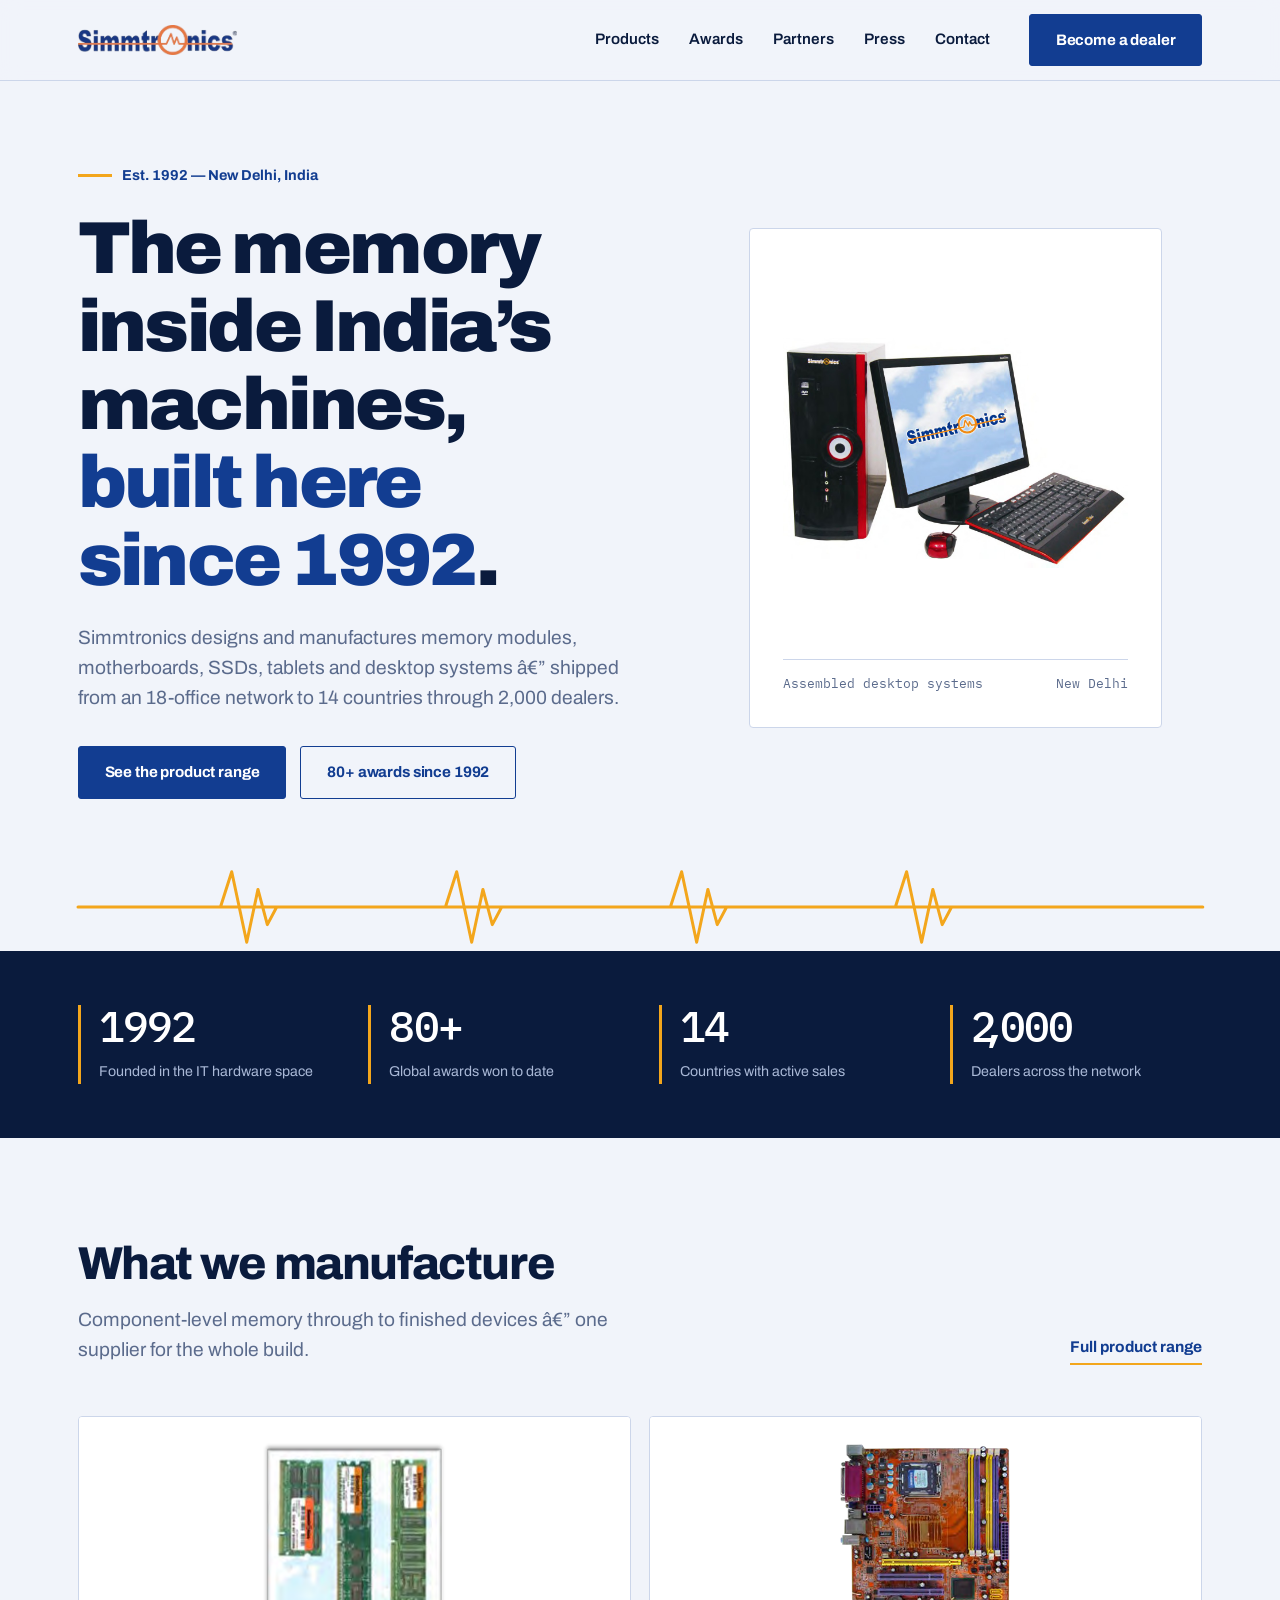
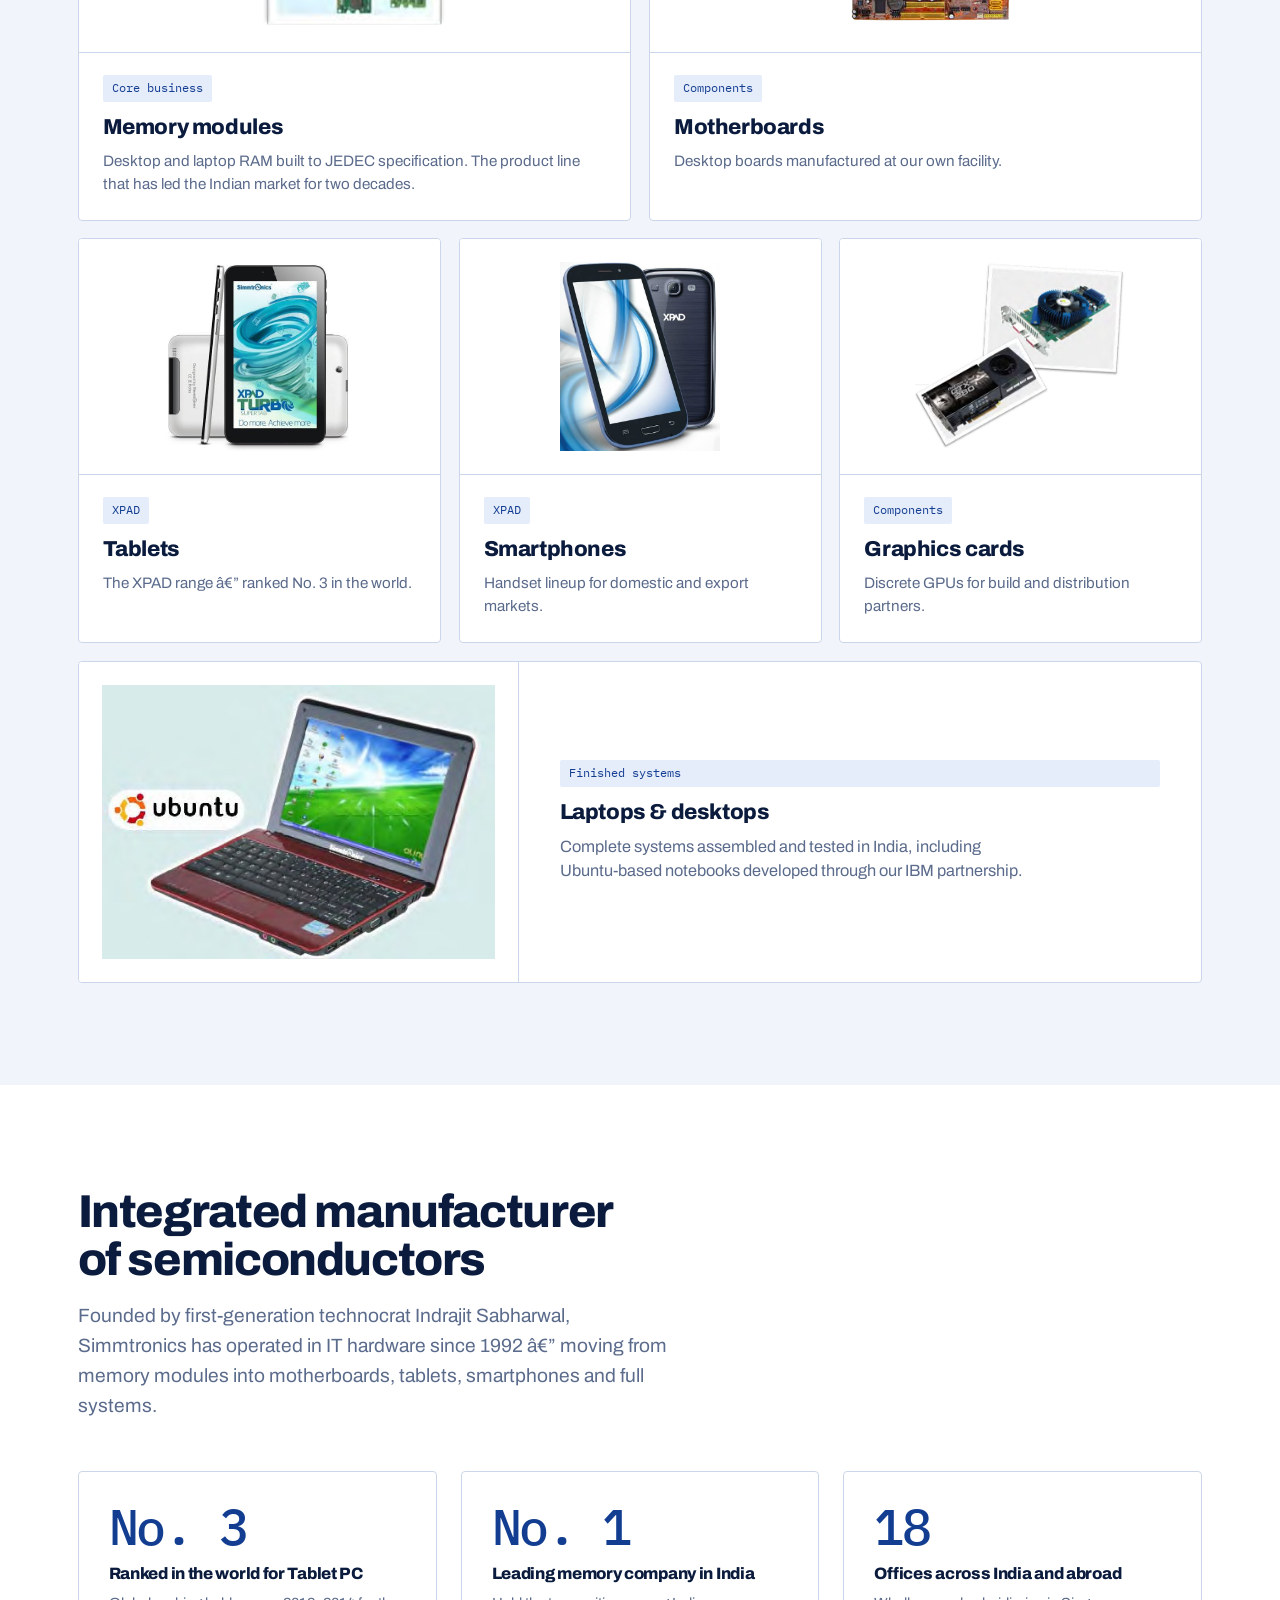
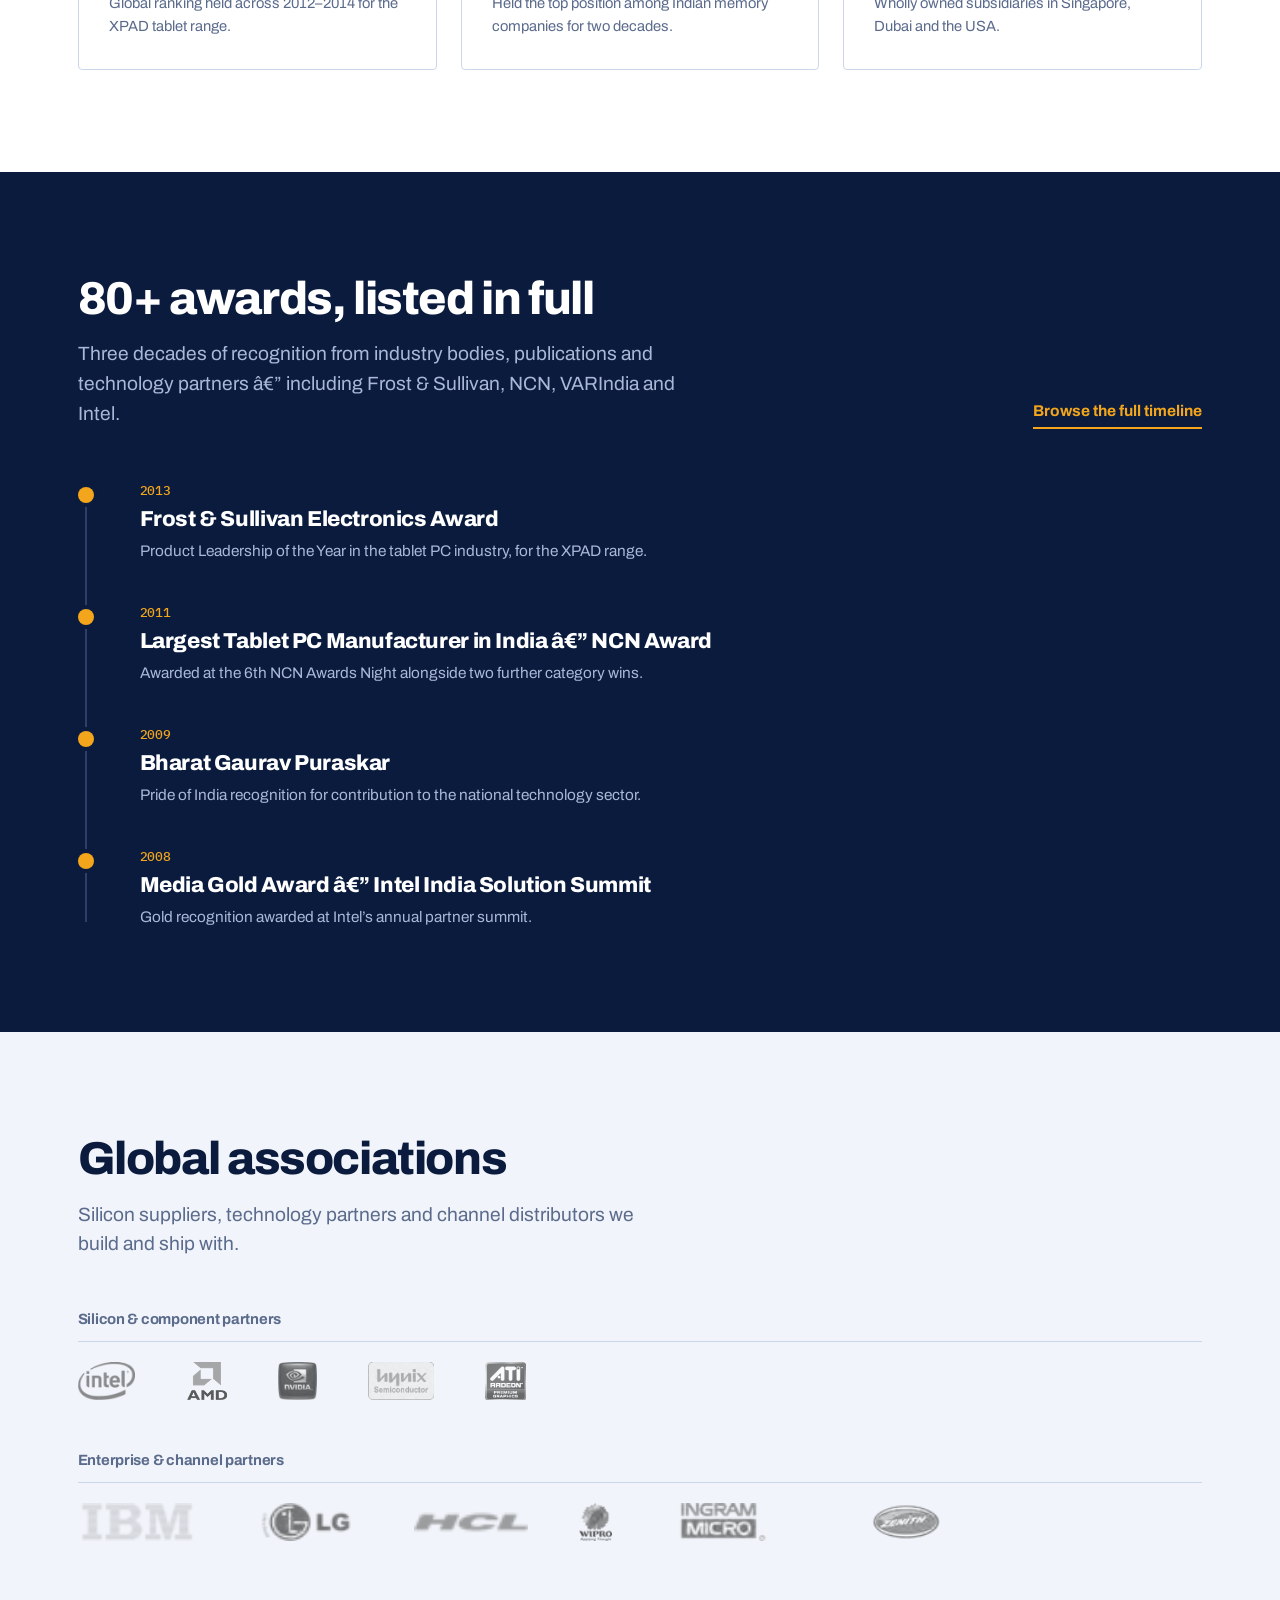
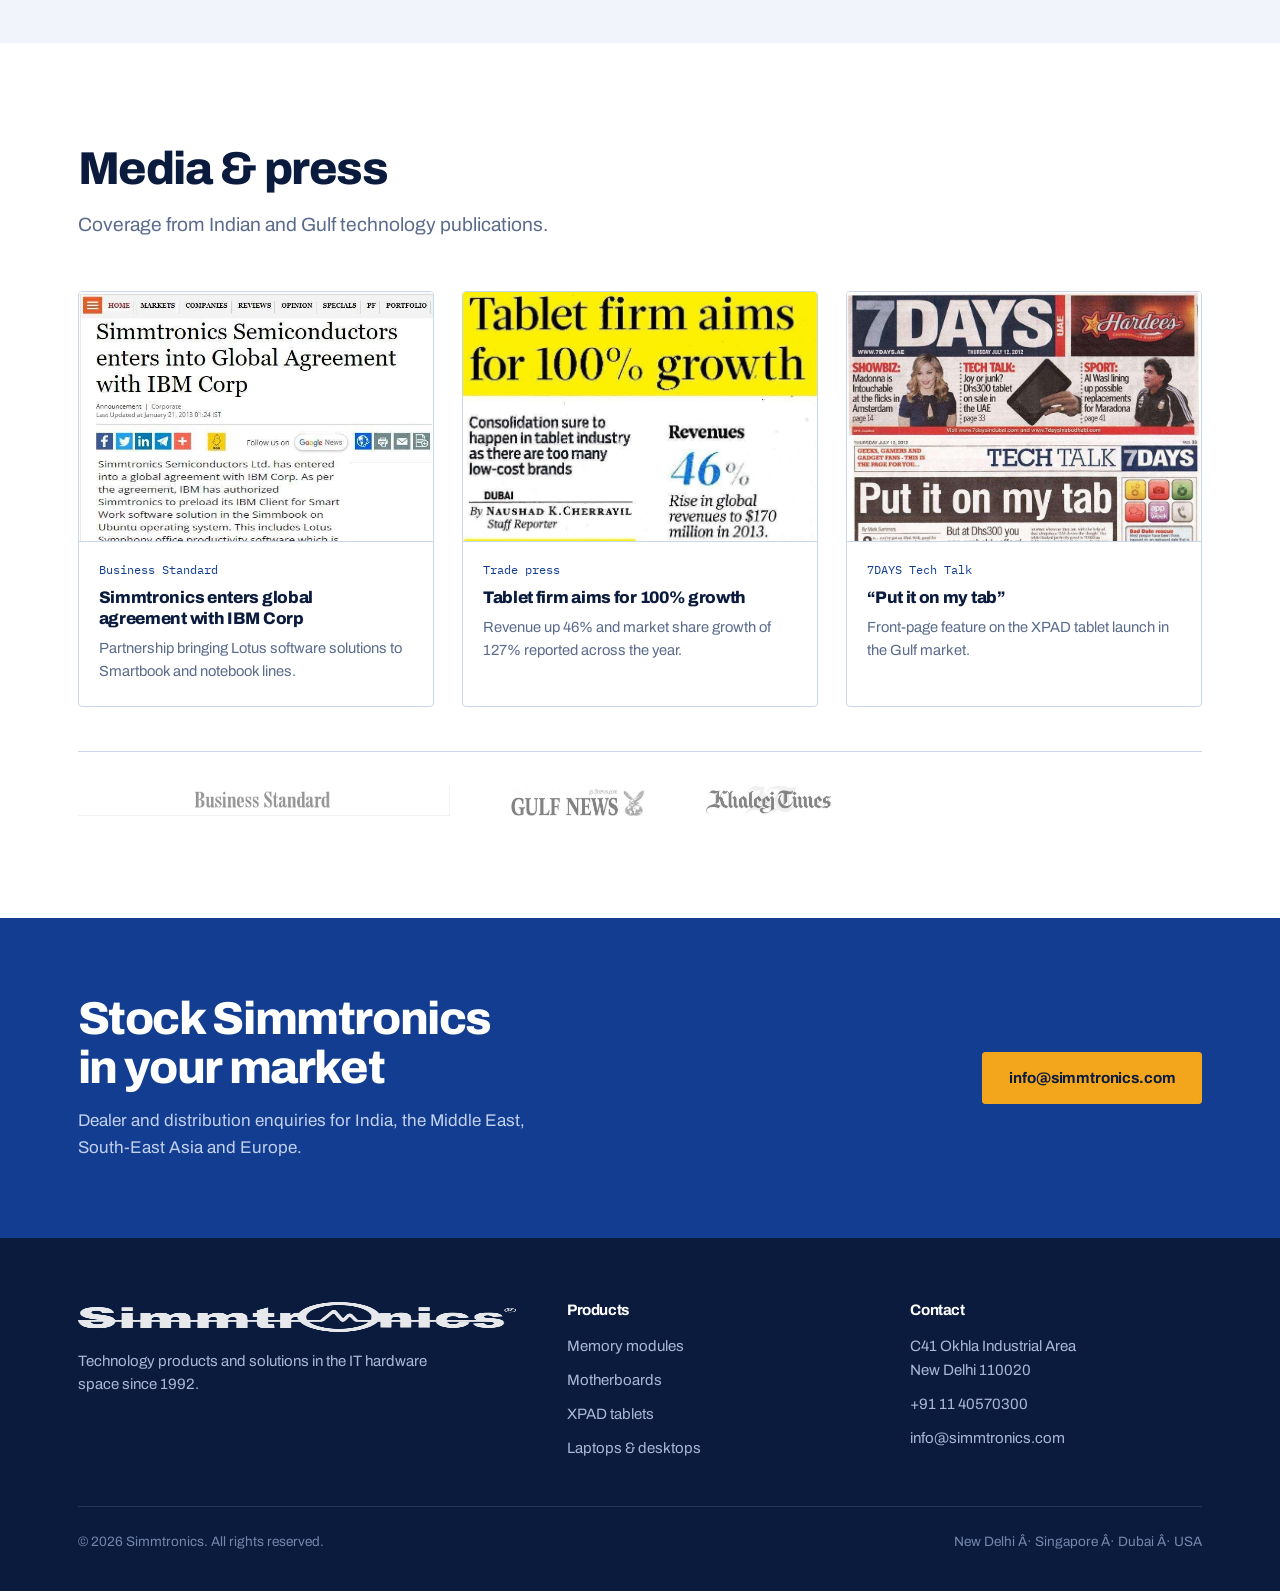
<file: index.html>
<!doctype html>
<html lang="en">
<head>
<meta charset="utf-8">
<meta name="viewport" content="width=device-width, initial-scale=1">
<meta name="robots" content="noindex, nofollow">
<title>Simmtronics â€” Memory, Motherboards &amp; Devices Made in India Since 1992</title>
<meta name="description" content="Simmtronics is an Indian manufacturer of memory modules, motherboards, SSDs, tablets and desktops. Operating since 1992 with 18 offices, 2,000 dealers and sales to 14 countries.">
<link rel="icon" href="assets/img/simlogo.png">
<meta property="og:type" content="website">
<meta property="og:title" content="Simmtronics â€” Indian Manufacturer of Memory &amp; Computing Hardware">
<meta property="og:description" content="Memory modules, motherboards, SSDs, tablets and desktops. Made in New Delhi, shipped to 14 countries since 1992.">
<meta property="og:image" content="assets/img/slide1_img_6.jpg">
<link rel="preconnect" href="https://fonts.googleapis.com">
<link rel="preconnect" href="https://fonts.gstatic.com" crossorigin>
<link href="https://fonts.googleapis.com/css2?family=Archivo:wght@400;500;600;700;800;900&family=IBM+Plex+Mono:wght@400;500&display=swap" rel="stylesheet">
<link rel="stylesheet" href="assets/css/styles.css">
</head>
<body>
<a class="skip" href="#main">Skip to content</a>

<header class="hdr">
  <div class="hdr__in">
    <a class="hdr__logo" href="index.html">
      <img src="assets/img/simlogo.png" alt="Simmtronics" width="727" height="137">
    </a>
    <nav class="nav" aria-label="Primary" data-open="false">
      <a href="products.html">Products</a>
      <a href="awards.html">Awards</a>
      <a href="#partners">Partners</a>
      <a href="#press">Press</a>
      <a href="#contact">Contact</a>
      <a class="btn" href="#contact">Become a dealer</a>
    </nav>
    <a class="btn hdr__cta" href="#contact">Become a dealer</a>
    <button class="burger" type="button" aria-label="Menu" aria-expanded="false">
      <span></span><span></span><span></span>
    </button>
  </div>
</header>

<main id="main">

  <!-- ============ HERO ============ -->
  <section class="hero">
    <div class="wrap">
      <div class="hero__grid">
        <div>
          <p class="hero__kicker">Est. 1992 &mdash; New Delhi, India</p>
          <h1>The memory inside India&rsquo;s machines, <em>built here since 1992</em>.</h1>
          <p class="lede">Simmtronics designs and manufactures memory modules, motherboards, SSDs, tablets and desktop systems â€” shipped from an 18-office network to 14 countries through 2,000 dealers.</p>
          <div class="hero__acts">
            <a class="btn" href="products.html">See the product range</a>
            <a class="btn btn--ghost" href="awards.html">80+ awards since 1992</a>
          </div>
        </div>

        <figure class="hero__fig">
          <img src="assets/img/slide1_img_6.jpg" alt="Simmtronics desktop computer system with monitor, keyboard and mouse" width="1200" height="800">
          <figcaption>
            <span>Assembled desktop systems</span>
            <span>New Delhi</span>
          </figcaption>
        </figure>
      </div>

      <div class="hero__wave" aria-hidden="true">
        <svg class="wave" viewBox="0 0 1200 80" preserveAspectRatio="none" role="presentation">
          <path class="wave__base" d="M0 40 H1200"/>
          <path class="wave__pulse" d="M0 40 H1200 M140 40 L152 40 L164 8 L180 72 L192 24 L202 56 L212 40 H380 L392 40 L404 8 L420 72 L432 24 L442 56 L452 40 H620 L632 40 L644 8 L660 72 L672 24 L682 56 L692 40 H860 L872 40 L884 8 L900 72 L912 24 L922 56 L932 40 H1200"/>
        </svg>
      </div>
    </div>
  </section>

  <!-- ============ STATS ============ -->
  <section class="stats">
    <div class="wrap">
      <div class="stats__grid">
        <div class="stat">
          <span class="stat__n">1992</span>
          <span class="stat__l">Founded in the IT hardware space</span>
        </div>
        <div class="stat">
          <span class="stat__n">80+</span>
          <span class="stat__l">Global awards won to date</span>
        </div>
        <div class="stat">
          <span class="stat__n">14</span>
          <span class="stat__l">Countries with active sales</span>
        </div>
        <div class="stat">
          <span class="stat__n">2<span class="cma">,</span>000</span>
          <span class="stat__l">Dealers across the network</span>
        </div>
      </div>
    </div>
  </section>

  <!-- ============ PRODUCTS ============ -->
  <section class="sec" id="products">
    <div class="wrap">
      <div class="sec__head reveal">
        <div>
          <h2>What we manufacture</h2>
          <p class="lede">Component-level memory through to finished devices â€” one supplier for the whole build.</p>
        </div>
        <a class="link" href="products.html">Full product range</a>
      </div>

      <div class="prod">
        <a class="prod__item prod__item--a reveal" href="products.html#memory">
          <div class="prod__ph"><img src="assets/img/slide1_img_2.png" alt="Simmtronics desktop and laptop memory modules" width="184" height="185"></div>
          <div class="prod__body">
            <span class="prod__tag">Core business</span>
            <h3>Memory modules</h3>
            <p>Desktop and laptop RAM built to JEDEC specification. The product line that has led the Indian market for two decades.</p>
          </div>
        </a>

        <a class="prod__item prod__item--b reveal" href="products.html#motherboards">
          <div class="prod__ph"><img src="assets/img/slide1_img_10.png" alt="Simmtronics motherboard" width="295" height="315"></div>
          <div class="prod__body">
            <span class="prod__tag">Components</span>
            <h3>Motherboards</h3>
            <p>Desktop boards manufactured at our own facility.</p>
          </div>
        </a>

        <a class="prod__item reveal" href="products.html#tablets">
          <div class="prod__ph"><img src="assets/img/slide1_img_12.jpg" alt="XPAD Turbo Supertab tablet" width="618" height="495"></div>
          <div class="prod__body">
            <span class="prod__tag">XPAD</span>
            <h3>Tablets</h3>
            <p>The XPAD range â€” ranked No. 3 in the world.</p>
          </div>
        </a>

        <a class="prod__item reveal" href="products.html#phones">
          <div class="prod__ph"><img src="assets/img/slide1_img_11.jpg" alt="XPAD smartphone" width="510" height="601"></div>
          <div class="prod__body">
            <span class="prod__tag">XPAD</span>
            <h3>Smartphones</h3>
            <p>Handset lineup for domestic and export markets.</p>
          </div>
        </a>

        <a class="prod__item reveal" href="products.html#graphics">
          <div class="prod__ph"><img src="assets/img/slide1_img_5.png" alt="Graphics cards" width="511" height="456"></div>
          <div class="prod__body">
            <span class="prod__tag">Components</span>
            <h3>Graphics cards</h3>
            <p>Discrete GPUs for build and distribution partners.</p>
          </div>
        </a>

        <a class="prod__item prod__item--f reveal" href="products.html#systems">
          <div class="prod__ph"><img src="assets/img/slide1_img_3.jpg" alt="Simmtronics laptop running Ubuntu" width="464" height="323"></div>
          <div class="prod__body">
            <span class="prod__tag">Finished systems</span>
            <h3>Laptops &amp; desktops</h3>
            <p>Complete systems assembled and tested in India, including Ubuntu-based notebooks developed through our IBM partnership.</p>
          </div>
        </a>
      </div>
    </div>
  </section>

  <!-- ============ COMPANY ============ -->
  <section class="sec sec--panel" id="about">
    <div class="wrap">
      <div class="sec__head reveal">
        <div>
          <h2>Integrated manufacturer of semiconductors</h2>
          <p class="lede">Founded by first-generation technocrat Indrajit Sabharwal, Simmtronics has operated in IT hardware since 1992 â€” moving from memory modules into motherboards, tablets, smartphones and full systems.</p>
        </div>
      </div>

      <div class="rank reveal">
        <div class="rank__i">
          <span class="rank__n">No. 3</span>
          <h3>Ranked in the world for Tablet PC</h3>
          <p>Global ranking held across 2012&ndash;2014 for the XPAD tablet range.</p>
        </div>
        <div class="rank__i">
          <span class="rank__n">No. 1</span>
          <h3>Leading memory company in India</h3>
          <p>Held the top position among Indian memory companies for two decades.</p>
        </div>
        <div class="rank__i">
          <span class="rank__n">18</span>
          <h3>Offices across India and abroad</h3>
          <p>Wholly owned subsidiaries in Singapore, Dubai and the USA.</p>
        </div>
      </div>
    </div>
  </section>

  <!-- ============ AWARDS TEASER ============ -->
  <section class="sec sec--ink" id="awards">
    <div class="wrap">
      <div class="sec__head reveal">
        <div>
          <h2>80+ awards, listed in full</h2>
          <p class="lede">Three decades of recognition from industry bodies, publications and technology partners â€” including Frost &amp; Sullivan, NCN, VARIndia and Intel.</p>
        </div>
        <a class="link" href="awards.html">Browse the full timeline</a>
      </div>

      <ol class="tl">
        <li class="tl__item reveal">
          <span class="tl__year">2013</span>
          <h3>Frost &amp; Sullivan Electronics Award</h3>
          <p>Product Leadership of the Year in the tablet PC industry, for the XPAD range.</p>
        </li>
        <li class="tl__item reveal">
          <span class="tl__year">2011</span>
          <h3>Largest Tablet PC Manufacturer in India â€” NCN Award</h3>
          <p>Awarded at the 6th NCN Awards Night alongside two further category wins.</p>
        </li>
        <li class="tl__item reveal">
          <span class="tl__year">2009</span>
          <h3>Bharat Gaurav Puraskar</h3>
          <p>Pride of India recognition for contribution to the national technology sector.</p>
        </li>
        <li class="tl__item reveal">
          <span class="tl__year">2008</span>
          <h3>Media Gold Award â€” Intel India Solution Summit</h3>
          <p>Gold recognition awarded at Intel&rsquo;s annual partner summit.</p>
        </li>
      </ol>
    </div>
  </section>

  <!-- ============ PARTNERS ============ -->
  <section class="sec" id="partners">
    <div class="wrap">
      <div class="sec__head reveal">
        <div>
          <h2>Global associations</h2>
          <p class="lede">Silicon suppliers, technology partners and channel distributors we build and ship with.</p>
        </div>
      </div>

      <div class="assoc reveal">
        <div class="assoc__grp">
          <h3>Silicon &amp; component partners</h3>
          <div class="assoc__row">
            <img src="assets/img/slide3_img_3.png" alt="Intel" width="134" height="88">
            <img src="assets/img/slide3_img_5.png" alt="AMD" width="77" height="73">
            <img src="assets/img/slide3_img_11.png" alt="NVIDIA" width="90" height="88">
            <img src="assets/img/slide3_img_13.png" alt="Hynix Semiconductor" width="167" height="96">
            <img src="assets/img/slide3_img_12.png" alt="ATI Radeon" width="76" height="70">
          </div>
        </div>

        <div class="assoc__grp">
          <h3>Enterprise &amp; channel partners</h3>
          <div class="assoc__row">
            <img src="assets/img/slide2_img_7_1.png" alt="IBM" width="56" height="18">
            <img src="assets/img/slide2_img_6_2.png" alt="LG" width="64" height="21">
            <img src="assets/img/slide2_img_6_3.png" alt="HCL" width="48" height="16">
            <img src="assets/img/slide2_img_6_4.png" alt="Wipro" width="35" height="40">
            <img src="assets/img/slide2_img_7_2.png" alt="Ingram Micro" width="80" height="26">
            <img src="assets/img/slide2_img_6_1.png" alt="Zenith" width="120" height="31">
          </div>
        </div>
      </div>
    </div>
  </section>

  <!-- ============ PRESS ============ -->
  <section class="sec sec--panel" id="press">
    <div class="wrap">
      <div class="sec__head reveal">
        <div>
          <h2>Media &amp; press</h2>
          <p class="lede">Coverage from Indian and Gulf technology publications.</p>
        </div>
      </div>

      <div class="press">
        <article class="clip reveal">
          <div class="clip__ph clip__ph--fill">
            <img src="assets/img/slide2_img_11_2.jpg" alt="Business Standard article: Simmtronics Semiconductors enters into global agreement with IBM Corp" width="674" height="518">
          </div>
          <div class="clip__body">
            <span class="clip__src">Business Standard</span>
            <h3>Simmtronics enters global agreement with IBM Corp</h3>
            <p>Partnership bringing Lotus software solutions to Smartbook and notebook lines.</p>
          </div>
        </article>

        <article class="clip reveal">
          <div class="clip__ph clip__ph--fill">
            <img src="assets/img/slide2_img_12.jpg" alt="Press clipping: Tablet firm aims for 100% growth" width="721" height="724">
          </div>
          <div class="clip__body">
            <span class="clip__src">Trade press</span>
            <h3>Tablet firm aims for 100% growth</h3>
            <p>Revenue up 46% and market share growth of 127% reported across the year.</p>
          </div>
        </article>

        <article class="clip reveal">
          <div class="clip__ph clip__ph--fill">
            <img src="assets/img/slide2_img_10.jpg" alt="7DAYS Tech Talk newspaper feature: Put it on my tab" width="925" height="1319">
          </div>
          <div class="clip__body">
            <span class="clip__src">7DAYS Tech Talk</span>
            <h3>&ldquo;Put it on my tab&rdquo;</h3>
            <p>Front-page feature on the XPAD tablet launch in the Gulf market.</p>
          </div>
        </article>
      </div>

      <div class="press__logos reveal">
        <img src="assets/img/slide2_img_11_1.png" alt="Business Standard" width="1029" height="83">
        <img src="assets/img/slide2_img_13_1.jpg" alt="Gulf News" width="509" height="112">
        <img src="assets/img/slide2_img_14_1.jpg" alt="Khaleej Times" width="494" height="118">
      </div>
    </div>
  </section>

  <!-- ============ CTA ============ -->
  <section class="cta" id="contact">
    <div class="wrap cta__in">
      <div>
        <h2>Stock Simmtronics in your market</h2>
        <p>Dealer and distribution enquiries for India, the Middle East, South-East Asia and Europe.</p>
      </div>
      <a class="btn" href="mailto:info@simmtronics.com">info@simmtronics.com</a>
    </div>
  </section>

</main>

<footer class="ftr">
  <div class="wrap">
    <div class="ftr__grid">
      <div class="ftr__about">
        <img src="assets/img/simlogo.png" alt="Simmtronics" width="727" height="137">
        <p>Technology products and solutions in the IT hardware space since 1992.</p>
      </div>
      <div>
        <h4>Products</h4>
        <ul>
          <li><a href="products.html#memory">Memory modules</a></li>
          <li><a href="products.html#motherboards">Motherboards</a></li>
          <li><a href="products.html#tablets">XPAD tablets</a></li>
          <li><a href="products.html#systems">Laptops &amp; desktops</a></li>
        </ul>
      </div>
      <div>
        <h4>Contact</h4>
        <ul>
          <li>C41 Okhla Industrial Area<br>New Delhi 110020</li>
          <li><a href="tel:+911140570300">+91 11 40570300</a></li>
          <li><a href="mailto:info@simmtronics.com">info@simmtronics.com</a></li>
        </ul>
      </div>
    </div>
    <div class="ftr__bot">
      <span>&copy; 2026 Simmtronics. All rights reserved.</span>
      <span>New Delhi Â· Singapore Â· Dubai Â· USA</span>
    </div>
  </div>
</footer>

<script src="assets/js/main.js"></script>
</body>
</html>
</file>
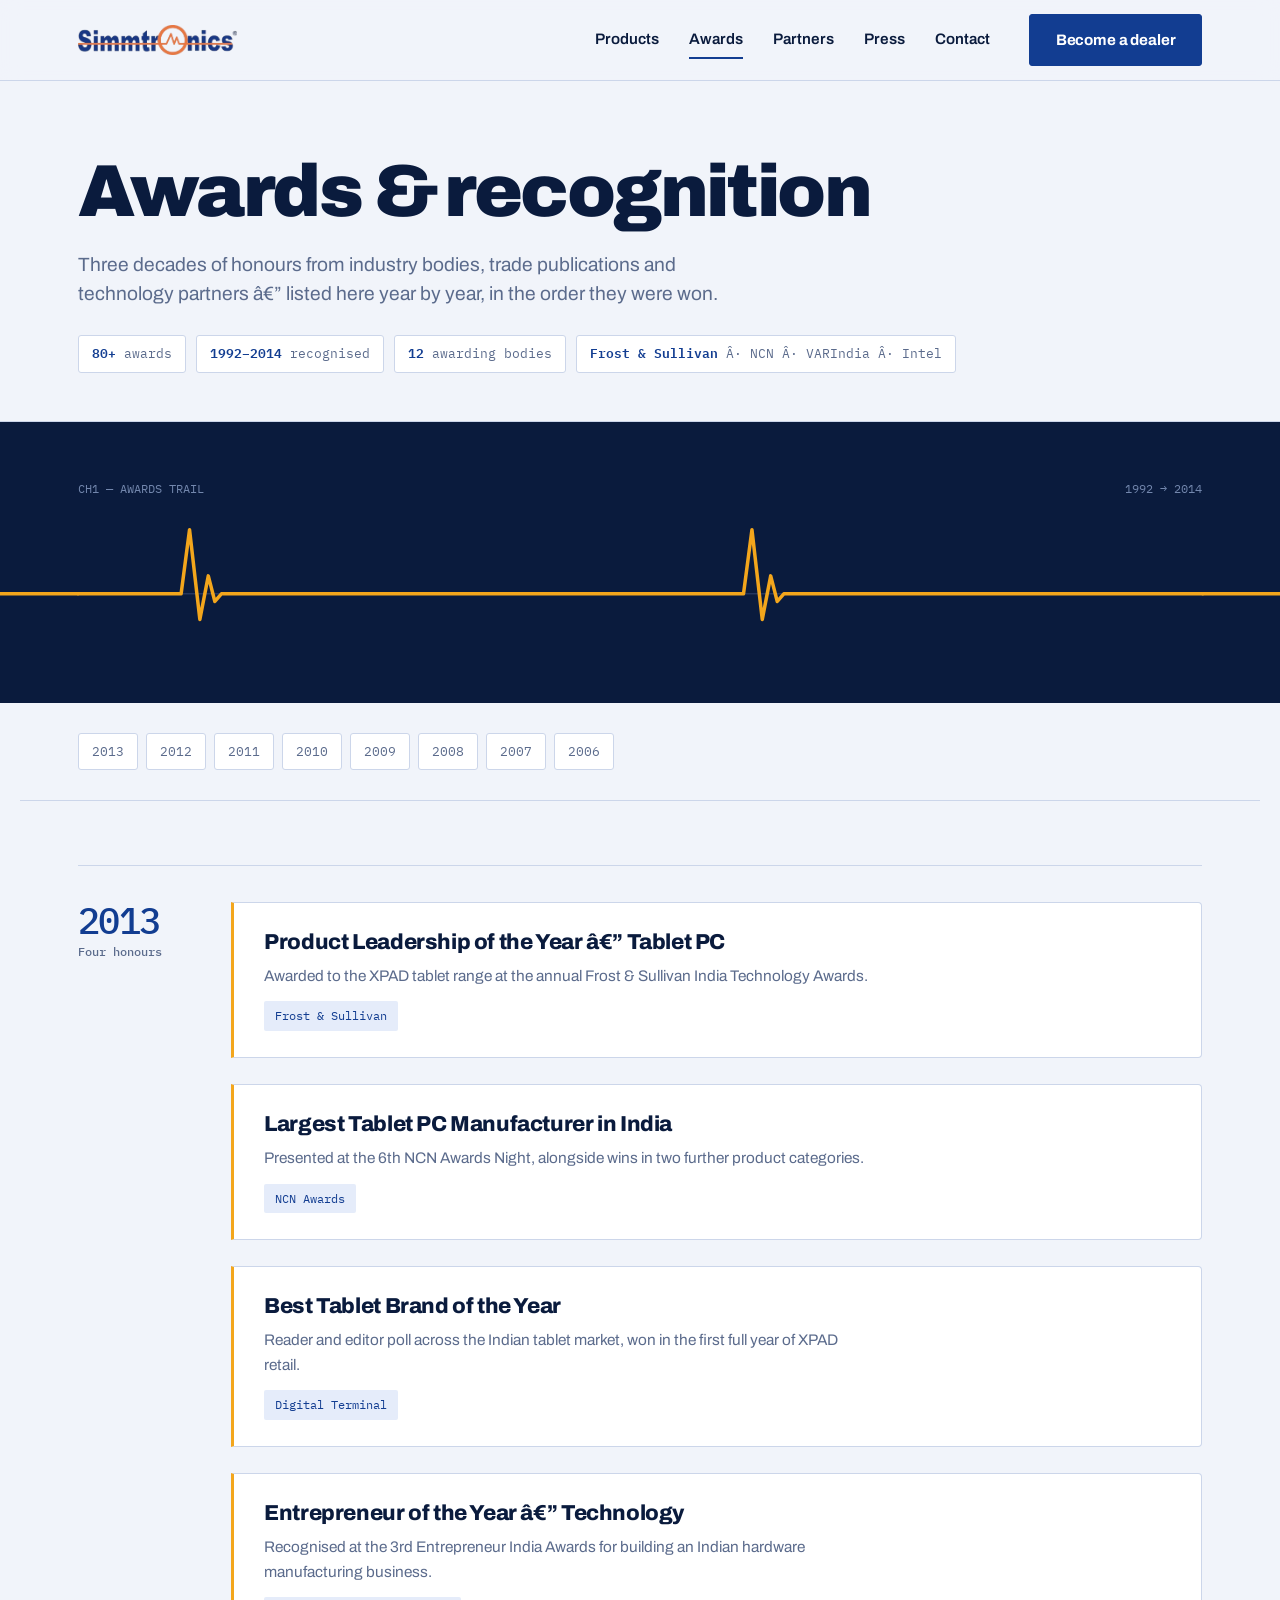
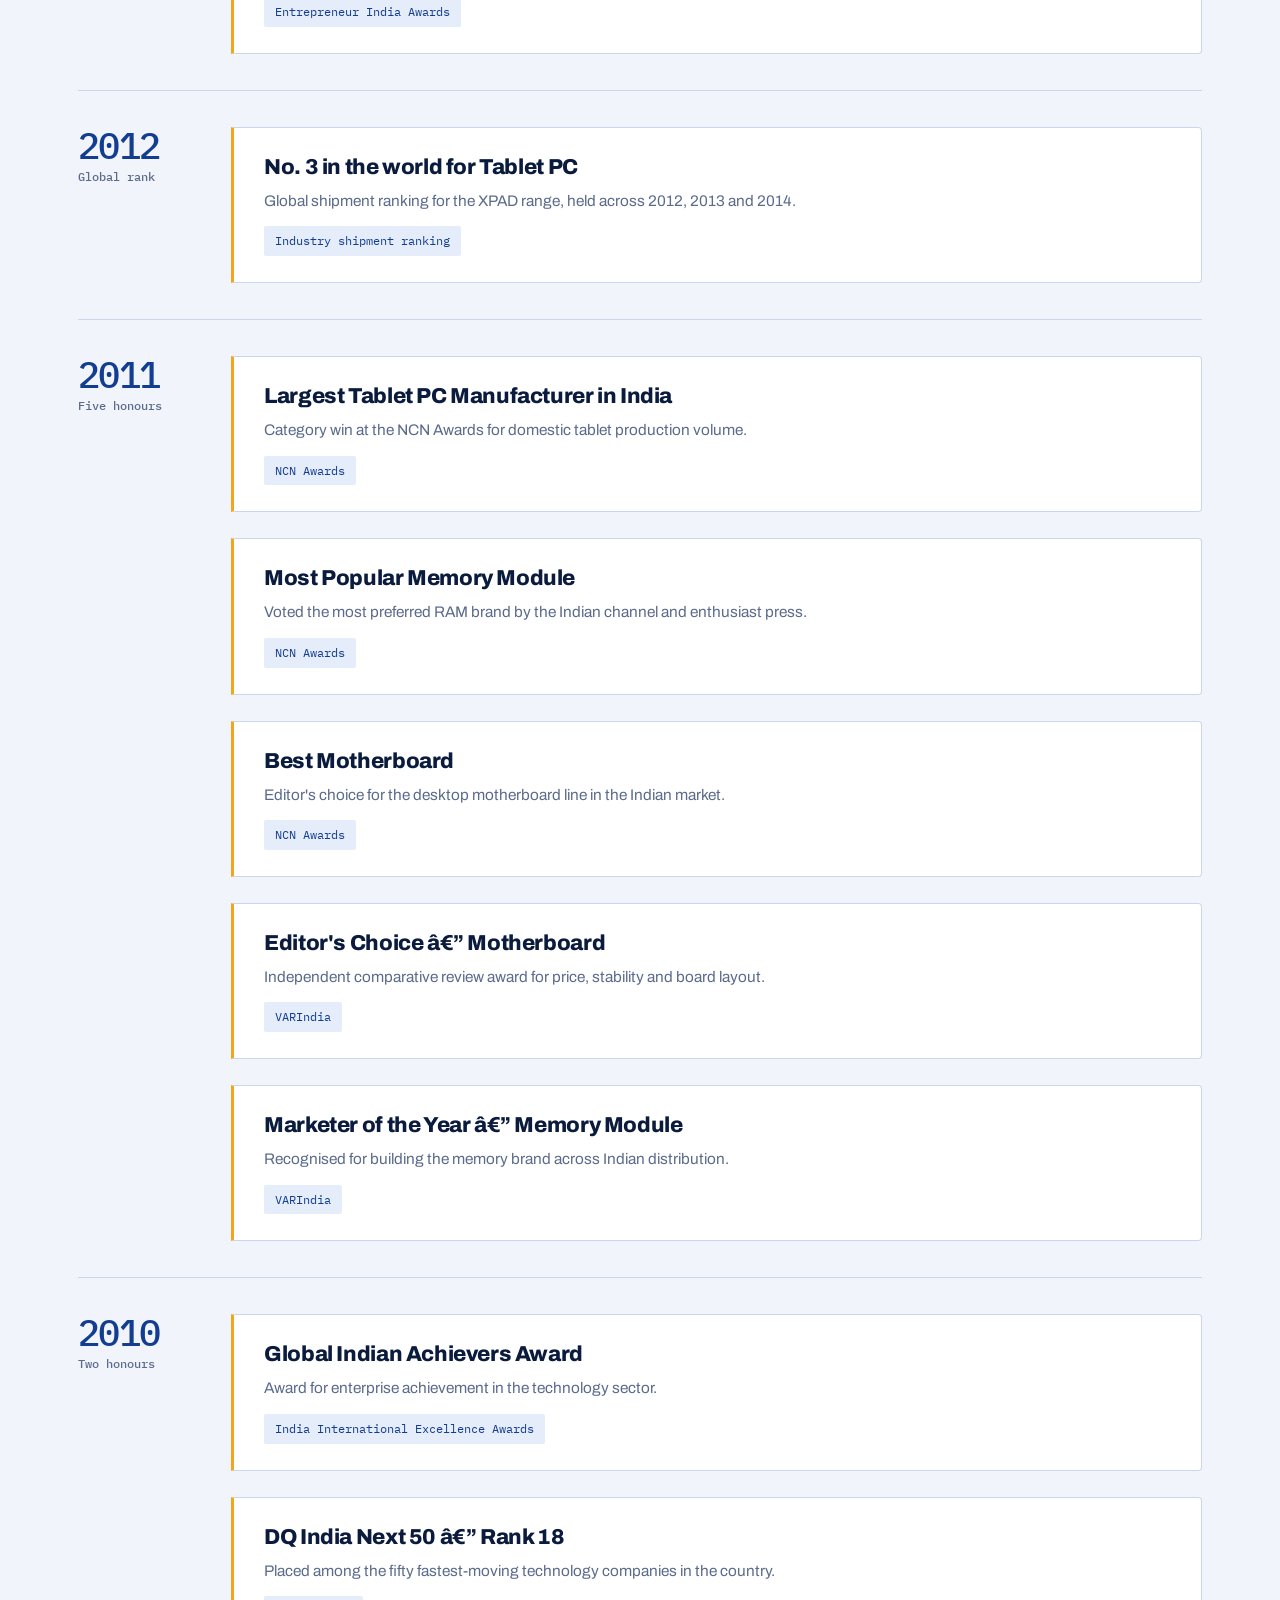
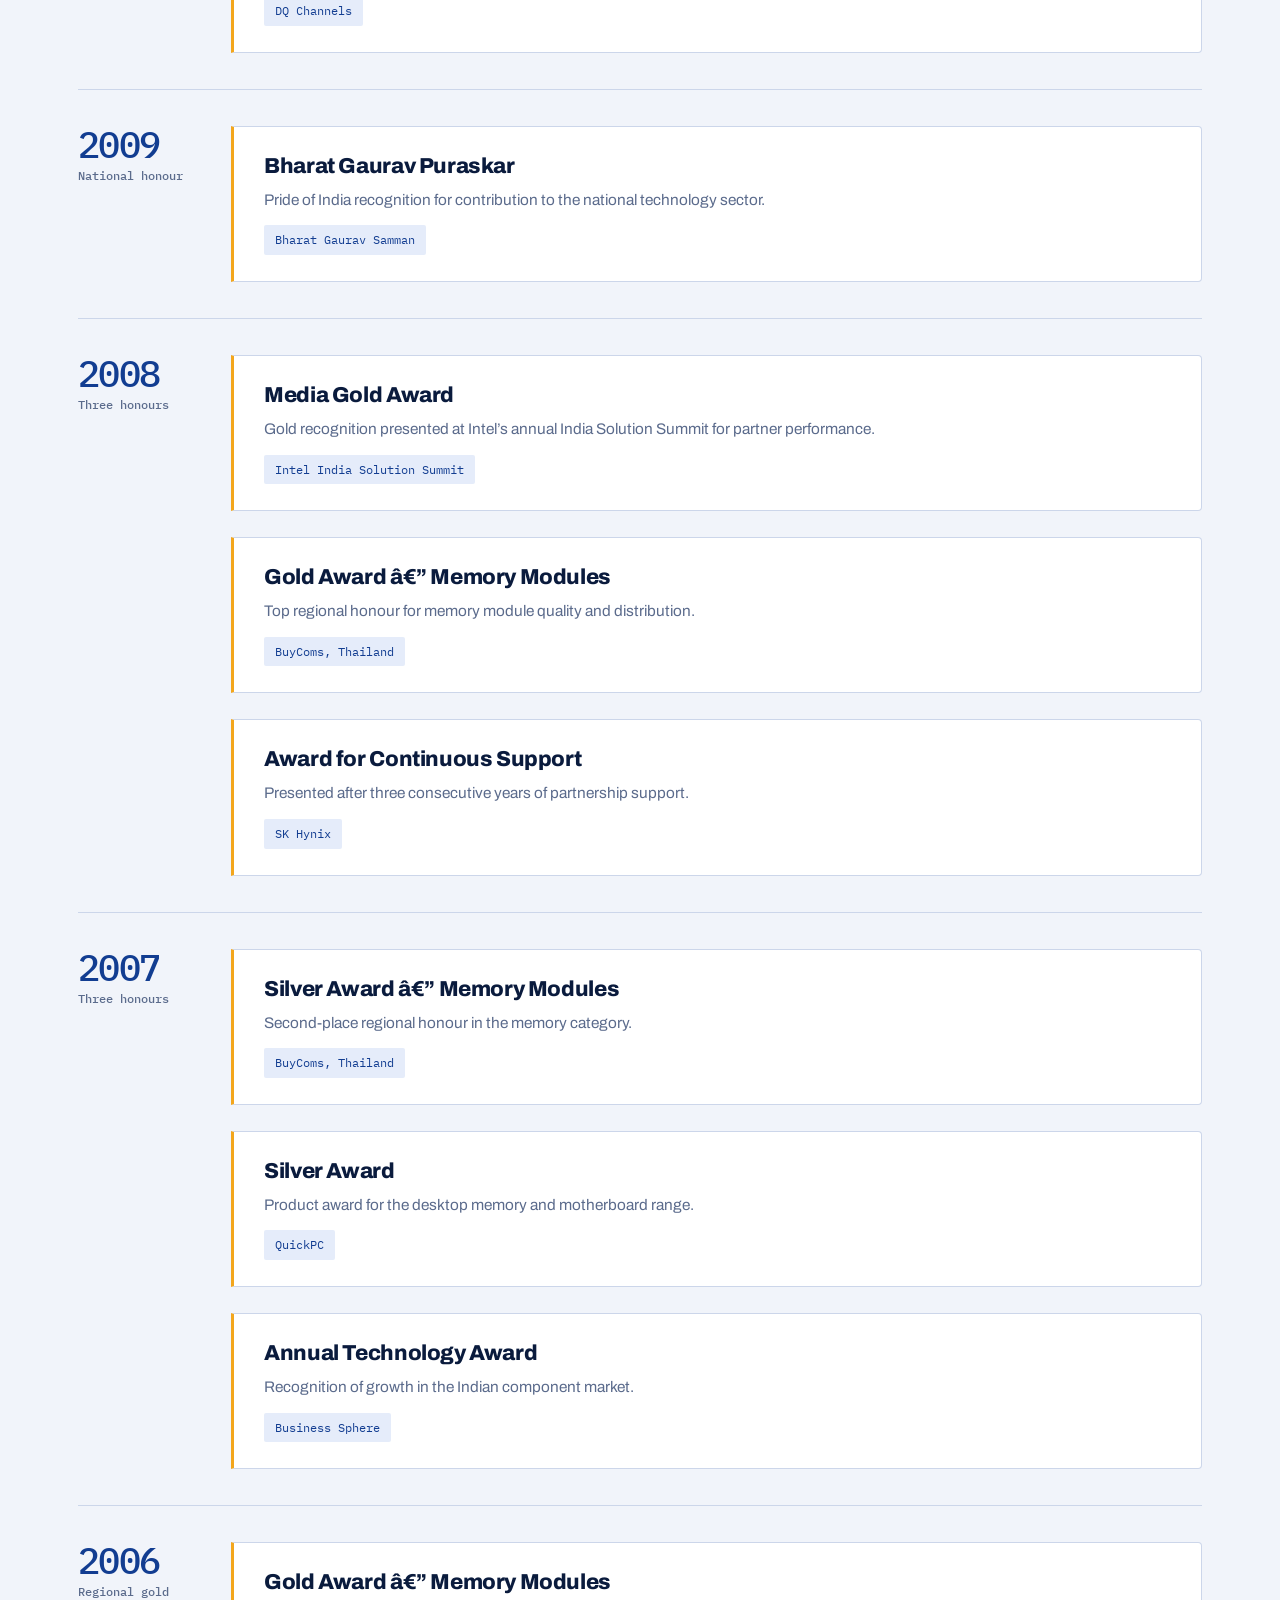
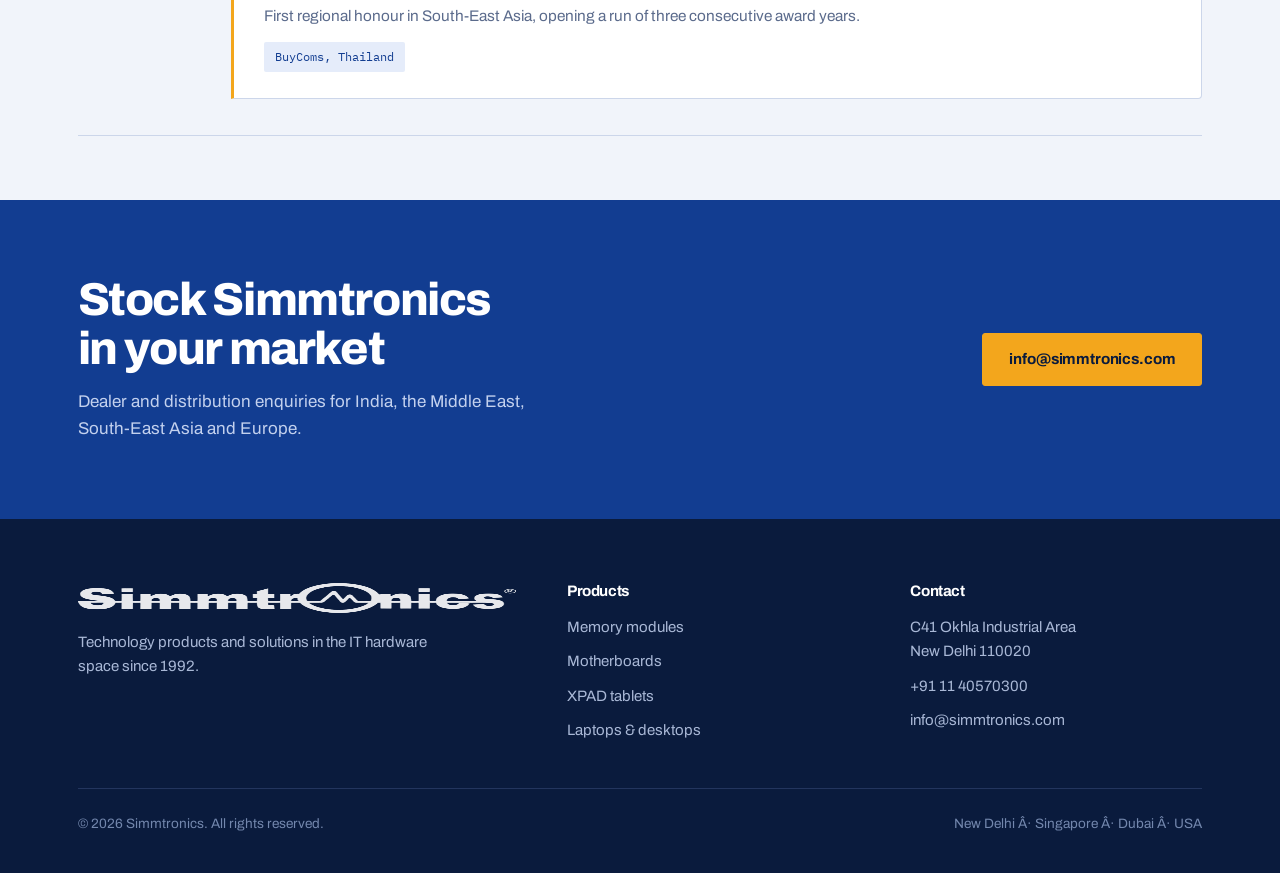
<file: awards.html>
<!doctype html>
<html lang="en">
<head>
<meta charset="utf-8">
<meta name="viewport" content="width=device-width, initial-scale=1">
<meta name="robots" content="noindex, nofollow">
<title>Awards &amp; Recognition â€” 80+ Honours Since 1992 | Simmtronics</title>
<meta name="description" content="A full timeline of the awards and industry recognition won by Simmtronics â€” Frost &amp; Sullivan, NCN, VARIndia, Digital Terminal, Intel and more.">
<link rel="icon" href="assets/img/simlogo.png">
<meta property="og:type" content="website">
<meta property="og:title" content="Awards &amp; Recognition â€” Simmtronics">
<meta property="og:description" content="Three decades of industry recognition, listed year by year.">
<meta property="og:image" content="assets/img/slide1_img_6.jpg">
<link rel="preconnect" href="https://fonts.googleapis.com">
<link rel="preconnect" href="https://fonts.gstatic.com" crossorigin>
<link href="https://fonts.googleapis.com/css2?family=Archivo:wght@400;500;600;700;800;900&family=IBM+Plex+Mono:wght@400;500&display=swap" rel="stylesheet">
<link rel="stylesheet" href="assets/css/styles.css">
</head>
<body>
<a class="skip" href="#main">Skip to content</a>

<header class="hdr">
  <div class="hdr__in">
    <a class="hdr__logo" href="index.html">
      <img src="assets/img/simlogo.png" alt="Simmtronics" width="727" height="137">
    </a>
    <nav class="nav" aria-label="Primary" data-open="false">
      <a href="products.html">Products</a>
      <a href="awards.html" aria-current="page">Awards</a>
      <a href="index.html#partners">Partners</a>
      <a href="index.html#press">Press</a>
      <a href="index.html#contact">Contact</a>
      <a class="btn" href="index.html#contact">Become a dealer</a>
    </nav>
    <a class="btn hdr__cta" href="index.html#contact">Become a dealer</a>
    <button class="burger" type="button" aria-label="Menu" aria-expanded="false">
      <span></span><span></span><span></span>
    </button>
  </div>
</header>

<main id="main">

  <!-- ============ PAGE HERO ============ -->
  <section class="phero">
    <div class="wrap">
      <h1>Awards &amp; recognition</h1>
      <p class="lede">Three decades of honours from industry bodies, trade publications and technology partners â€” listed here year by year, in the order they were won.</p>
      <div class="phero__meta">
        <span class="chip"><b>80+</b> awards</span>
        <span class="chip"><b>1992&ndash;2014</b> recognised</span>
        <span class="chip"><b>12</b> awarding bodies</span>
        <span class="chip"><b>Frost &amp; Sullivan</b> Â· NCN Â· VARIndia Â· Intel</span>
      </div>
    </div>
  </section>

  <!-- ============ OSCILLOSCOPE ============ -->
  <section class="scope" aria-hidden="true">
    <div class="wrap">
      <div class="scope__label">
        <span>CH1 &mdash; AWARDS TRAIL</span>
        <span>1992 &rarr; 2014</span>
      </div>
      <svg class="wave wave--scroll" viewBox="0 0 1200 100" preserveAspectRatio="none" role="presentation">
        <path class="wave__base" d="M0 60 H1200"/>
        <g class="wave__scroll">
          <path class="wave__pulse" d="M0 60 H100 l10 0 l9 -50 l11 70 l9 -34 l7 20 l7 -6 H700 l10 0 l9 -50 l11 70 l9 -34 l7 20 l7 -6 H1200" transform="translate(-1200,0)"/>
          <path class="wave__pulse" d="M0 60 H100 l10 0 l9 -50 l11 70 l9 -34 l7 20 l7 -6 H700 l10 0 l9 -50 l11 70 l9 -34 l7 20 l7 -6 H1200"/>
          <path class="wave__pulse" d="M0 60 H100 l10 0 l9 -50 l11 70 l9 -34 l7 20 l7 -6 H700 l10 0 l9 -50 l11 70 l9 -34 l7 20 l7 -6 H1200" transform="translate(1200,0)"/>
        </g>
      </svg>
    </div>
  </section>

  <!-- ============ JUMP BAR ============ -->
  <nav class="wrap jump" aria-label="Jump to year">
    <a href="#y2013">2013</a>
    <a href="#y2012">2012</a>
    <a href="#y2011">2011</a>
    <a href="#y2010">2010</a>
    <a href="#y2009">2009</a>
    <a href="#y2008">2008</a>
    <a href="#y2007">2007</a>
    <a href="#y2006">2006</a>
  </nav>

  <!-- ============ TIMELINE ============
       NOTE FOR CLIENT: entries below are compiled from published press
       coverage and Simmtronics' own historical material. Titles, issuers
       and years must be confirmed against the original certificates
       before this page goes live. Total count to be reconciled with the
       "80+" figure used elsewhere on the site. -->
  <section class="sec sec--tight">
    <div class="wrap">

      <div class="awd__year" id="y2013">
        <div class="awd__y">2013<small>Four honours</small></div>
        <div class="awd__list">
          <article class="awd__card reveal">
            <h3>Product Leadership of the Year â€” Tablet PC</h3>
            <p>Awarded to the XPAD tablet range at the annual Frost &amp; Sullivan India Technology Awards.</p>
            <span class="awd__by">Frost &amp; Sullivan</span>
          </article>
          <article class="awd__card reveal">
            <h3>Largest Tablet PC Manufacturer in India</h3>
            <p>Presented at the 6th NCN Awards Night, alongside wins in two further product categories.</p>
            <span class="awd__by">NCN Awards</span>
          </article>
          <article class="awd__card reveal">
            <h3>Best Tablet Brand of the Year</h3>
            <p>Reader and editor poll across the Indian tablet market, won in the first full year of XPAD retail.</p>
            <span class="awd__by">Digital Terminal</span>
          </article>
          <article class="awd__card reveal">
            <h3>Entrepreneur of the Year â€” Technology</h3>
            <p>Recognised at the 3rd Entrepreneur India Awards for building an Indian hardware manufacturing business.</p>
            <span class="awd__by">Entrepreneur India Awards</span>
          </article>
        </div>
      </div>

      <div class="awd__year" id="y2012">
        <div class="awd__y">2012<small>Global rank</small></div>
        <div class="awd__list">
          <article class="awd__card reveal">
            <h3>No. 3 in the world for Tablet PC</h3>
            <p>Global shipment ranking for the XPAD range, held across 2012, 2013 and 2014.</p>
            <span class="awd__by">Industry shipment ranking</span>
          </article>
        </div>
      </div>

      <div class="awd__year" id="y2011">
        <div class="awd__y">2011<small>Five honours</small></div>
        <div class="awd__list">
          <article class="awd__card reveal">
            <h3>Largest Tablet PC Manufacturer in India</h3>
            <p>Category win at the NCN Awards for domestic tablet production volume.</p>
            <span class="awd__by">NCN Awards</span>
          </article>
          <article class="awd__card reveal">
            <h3>Most Popular Memory Module</h3>
            <p>Voted the most preferred RAM brand by the Indian channel and enthusiast press.</p>
            <span class="awd__by">NCN Awards</span>
          </article>
          <article class="awd__card reveal">
            <h3>Best Motherboard</h3>
            <p>Editor's choice for the desktop motherboard line in the Indian market.</p>
            <span class="awd__by">NCN Awards</span>
          </article>
          <article class="awd__card reveal">
            <h3>Editor's Choice â€” Motherboard</h3>
            <p>Independent comparative review award for price, stability and board layout.</p>
            <span class="awd__by">VARIndia</span>
          </article>
          <article class="awd__card reveal">
            <h3>Marketer of the Year â€” Memory Module</h3>
            <p>Recognised for building the memory brand across Indian distribution.</p>
            <span class="awd__by">VARIndia</span>
          </article>
        </div>
      </div>

      <div class="awd__year" id="y2010">
        <div class="awd__y">2010<small>Two honours</small></div>
        <div class="awd__list">
          <article class="awd__card reveal">
            <h3>Global Indian Achievers Award</h3>
            <p>Award for enterprise achievement in the technology sector.</p>
            <span class="awd__by">India International Excellence Awards</span>
          </article>
          <article class="awd__card reveal">
            <h3>DQ India Next 50 â€” Rank 18</h3>
            <p>Placed among the fifty fastest-moving technology companies in the country.</p>
            <span class="awd__by">DQ Channels</span>
          </article>
        </div>
      </div>

      <div class="awd__year" id="y2009">
        <div class="awd__y">2009<small>National honour</small></div>
        <div class="awd__list">
          <article class="awd__card reveal">
            <h3>Bharat Gaurav Puraskar</h3>
            <p>Pride of India recognition for contribution to the national technology sector.</p>
            <span class="awd__by">Bharat Gaurav Samman</span>
          </article>
        </div>
      </div>

      <div class="awd__year" id="y2008">
        <div class="awd__y">2008<small>Three honours</small></div>
        <div class="awd__list">
          <article class="awd__card reveal">
            <h3>Media Gold Award</h3>
            <p>Gold recognition presented at Intel&rsquo;s annual India Solution Summit for partner performance.</p>
            <span class="awd__by">Intel India Solution Summit</span>
          </article>
          <article class="awd__card reveal">
            <h3>Gold Award â€” Memory Modules</h3>
            <p>Top regional honour for memory module quality and distribution.</p>
            <span class="awd__by">BuyComs, Thailand</span>
          </article>
          <article class="awd__card reveal">
            <h3>Award for Continuous Support</h3>
            <p>Presented after three consecutive years of partnership support.</p>
            <span class="awd__by">SK Hynix</span>
          </article>
        </div>
      </div>

      <div class="awd__year" id="y2007">
        <div class="awd__y">2007<small>Three honours</small></div>
        <div class="awd__list">
          <article class="awd__card reveal">
            <h3>Silver Award â€” Memory Modules</h3>
            <p>Second-place regional honour in the memory category.</p>
            <span class="awd__by">BuyComs, Thailand</span>
          </article>
          <article class="awd__card reveal">
            <h3>Silver Award</h3>
            <p>Product award for the desktop memory and motherboard range.</p>
            <span class="awd__by">QuickPC</span>
          </article>
          <article class="awd__card reveal">
            <h3>Annual Technology Award</h3>
            <p>Recognition of growth in the Indian component market.</p>
            <span class="awd__by">Business Sphere</span>
          </article>
        </div>
      </div>

      <div class="awd__year" id="y2006">
        <div class="awd__y">2006<small>Regional gold</small></div>
        <div class="awd__list">
          <article class="awd__card reveal">
            <h3>Gold Award â€” Memory Modules</h3>
            <p>First regional honour in South-East Asia, opening a run of three consecutive award years.</p>
            <span class="awd__by">BuyComs, Thailand</span>
          </article>
        </div>
      </div>

    </div>
  </section>

  <!-- ============ CTA ============ -->
  <section class="cta" id="contact">
    <div class="wrap cta__in">
      <div>
        <h2>Stock Simmtronics in your market</h2>
        <p>Dealer and distribution enquiries for India, the Middle East, South-East Asia and Europe.</p>
      </div>
      <a class="btn" href="mailto:info@simmtronics.com">info@simmtronics.com</a>
    </div>
  </section>

</main>

<footer class="ftr">
  <div class="wrap">
    <div class="ftr__grid">
      <div class="ftr__about">
        <img src="assets/img/simlogo.png" alt="Simmtronics" width="727" height="137">
        <p>Technology products and solutions in the IT hardware space since 1992.</p>
      </div>
      <div>
        <h4>Products</h4>
        <ul>
          <li><a href="products.html#memory">Memory modules</a></li>
          <li><a href="products.html#motherboards">Motherboards</a></li>
          <li><a href="products.html#tablets">XPAD tablets</a></li>
          <li><a href="products.html#systems">Laptops &amp; desktops</a></li>
        </ul>
      </div>
      <div>
        <h4>Contact</h4>
        <ul>
          <li>C41 Okhla Industrial Area<br>New Delhi 110020</li>
          <li><a href="tel:+911140570300">+91 11 40570300</a></li>
          <li><a href="mailto:info@simmtronics.com">info@simmtronics.com</a></li>
        </ul>
      </div>
    </div>
    <div class="ftr__bot">
      <span>&copy; 2026 Simmtronics. All rights reserved.</span>
      <span>New Delhi Â· Singapore Â· Dubai Â· USA</span>
    </div>
  </div>
</footer>

<script src="assets/js/main.js"></script>
</body>
</html>
</file>
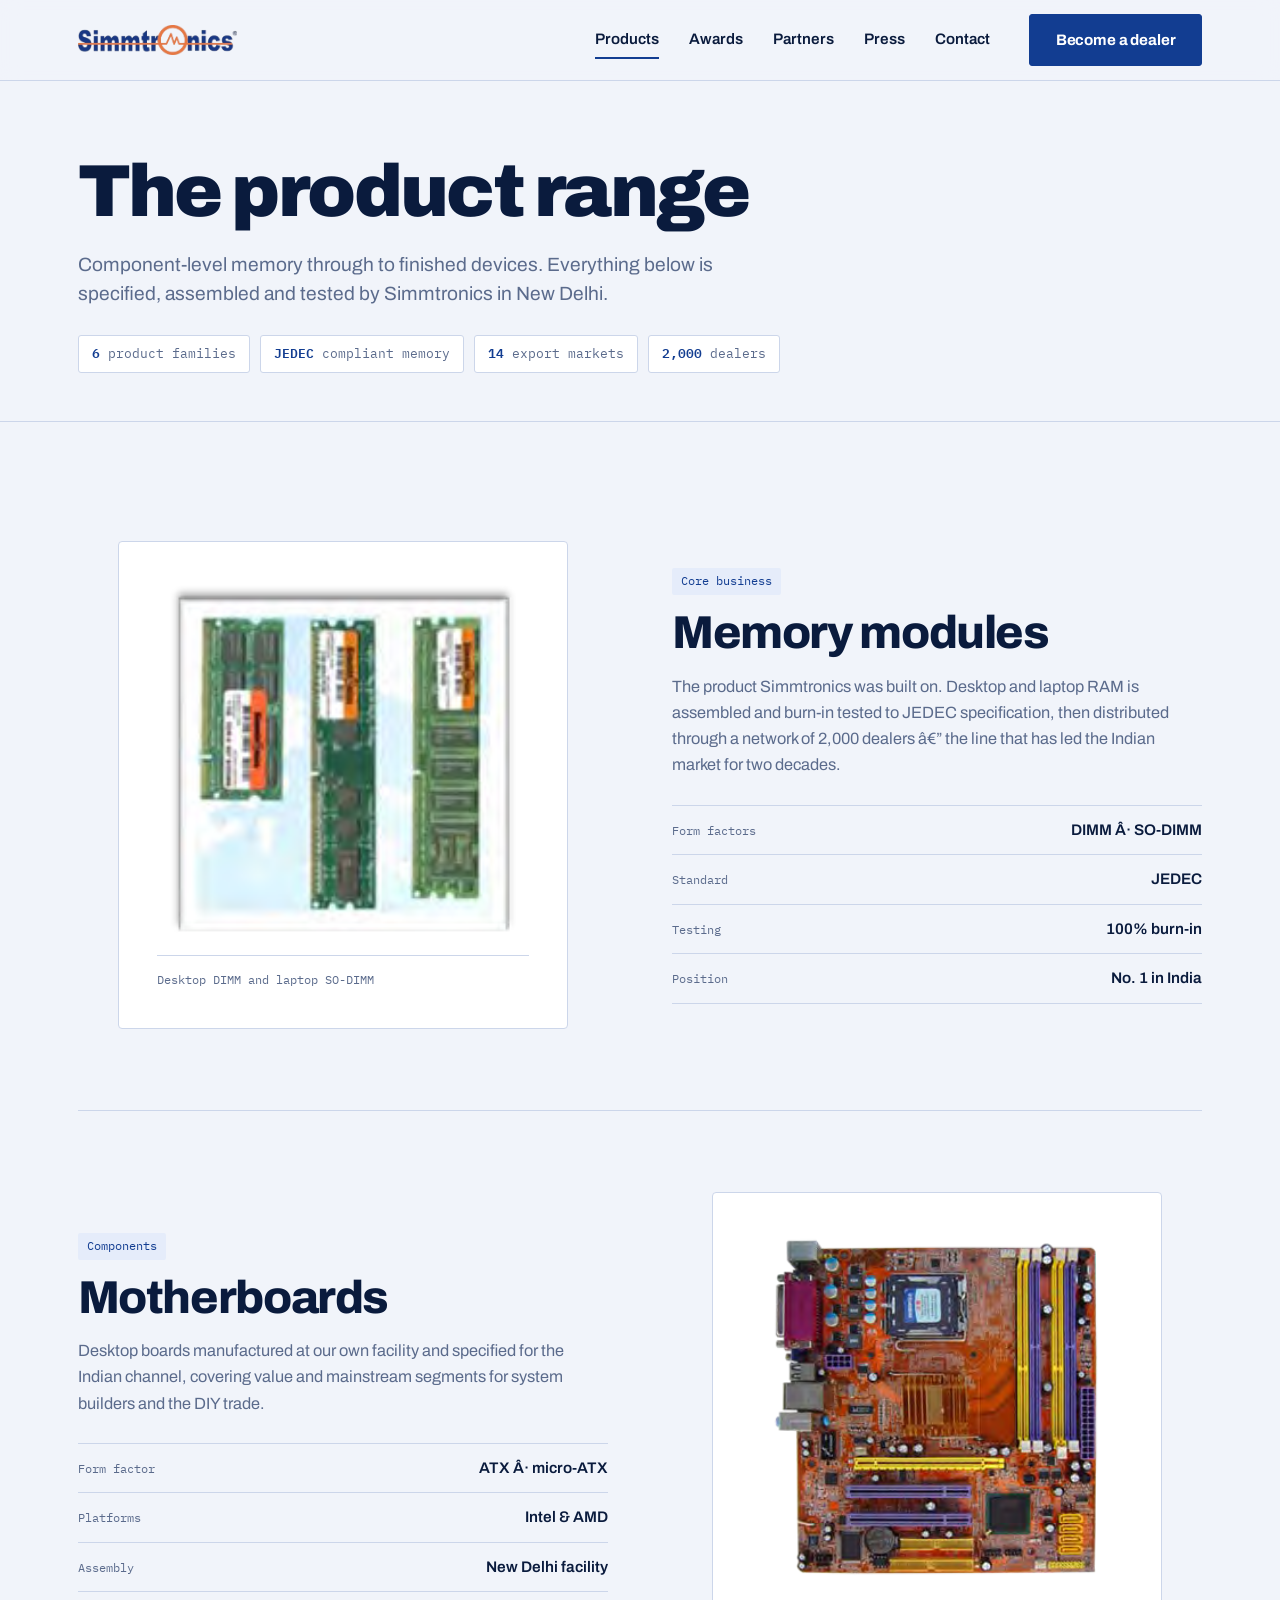
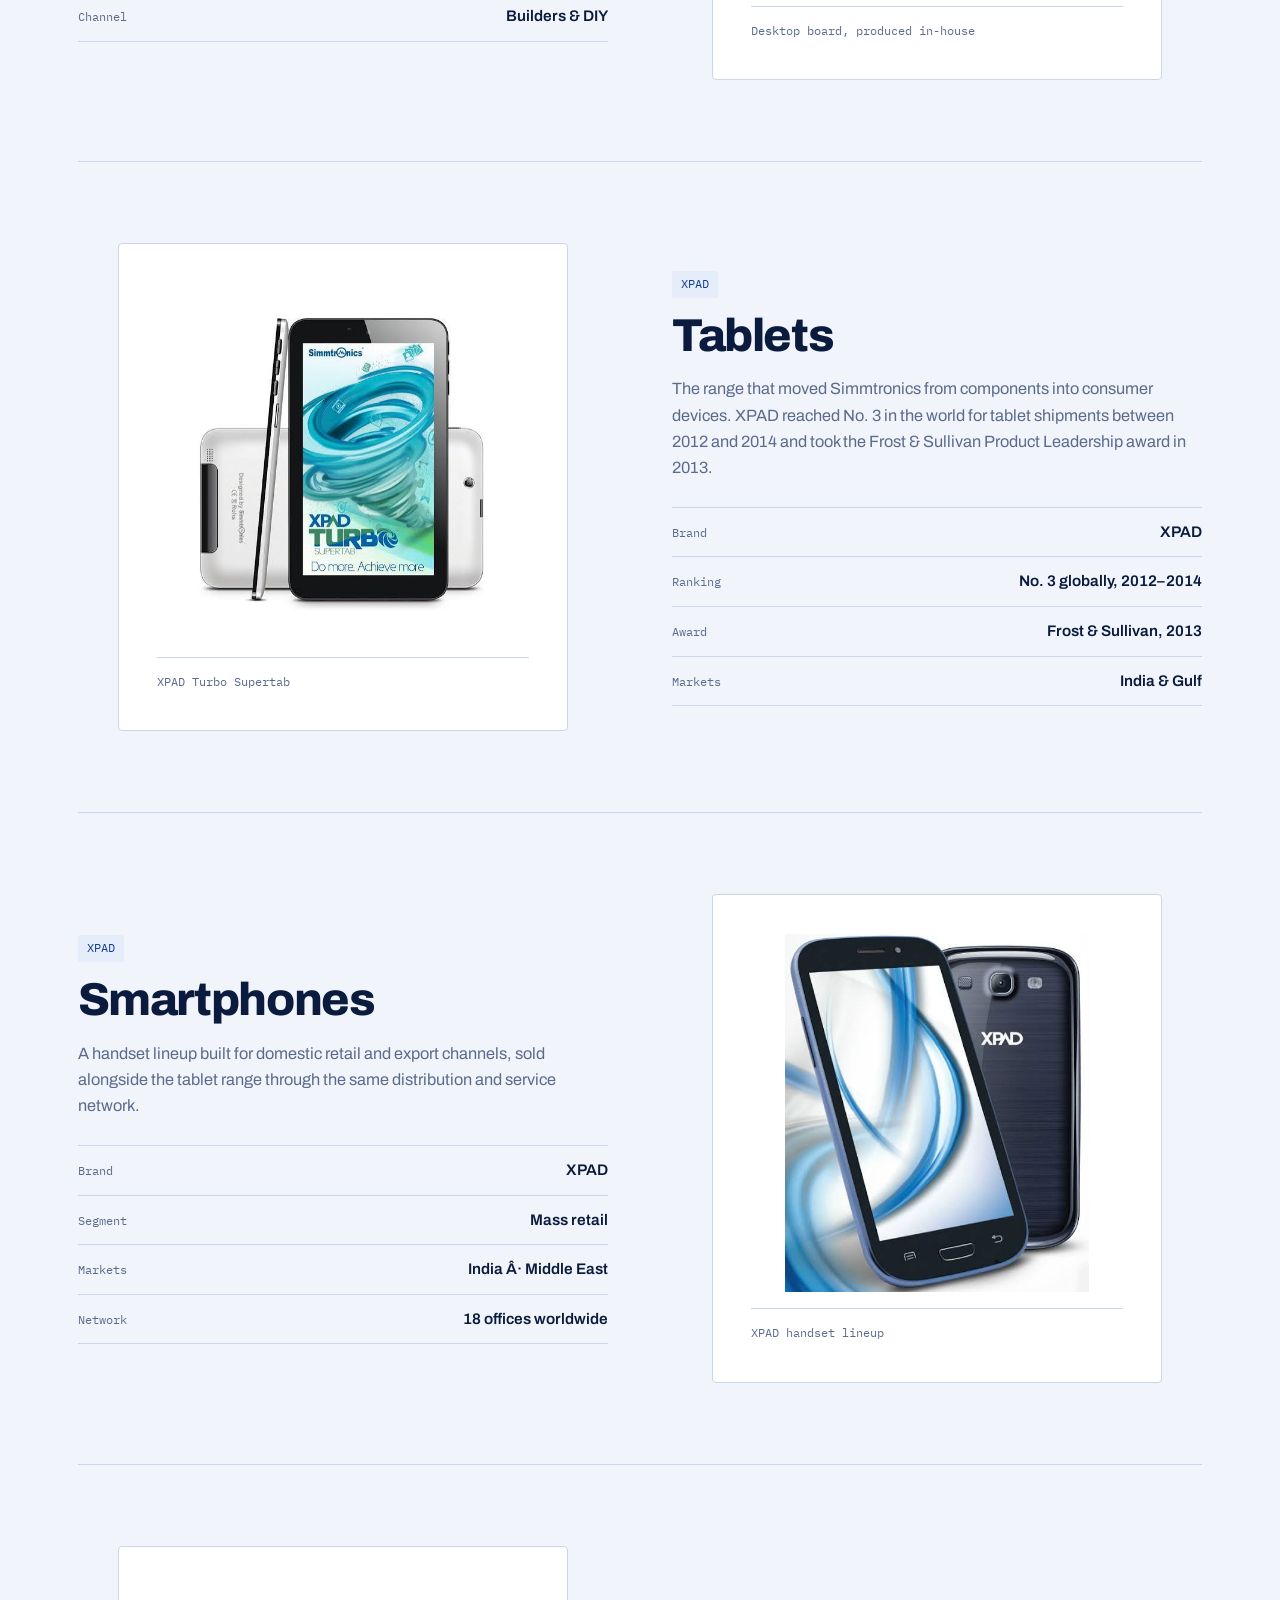
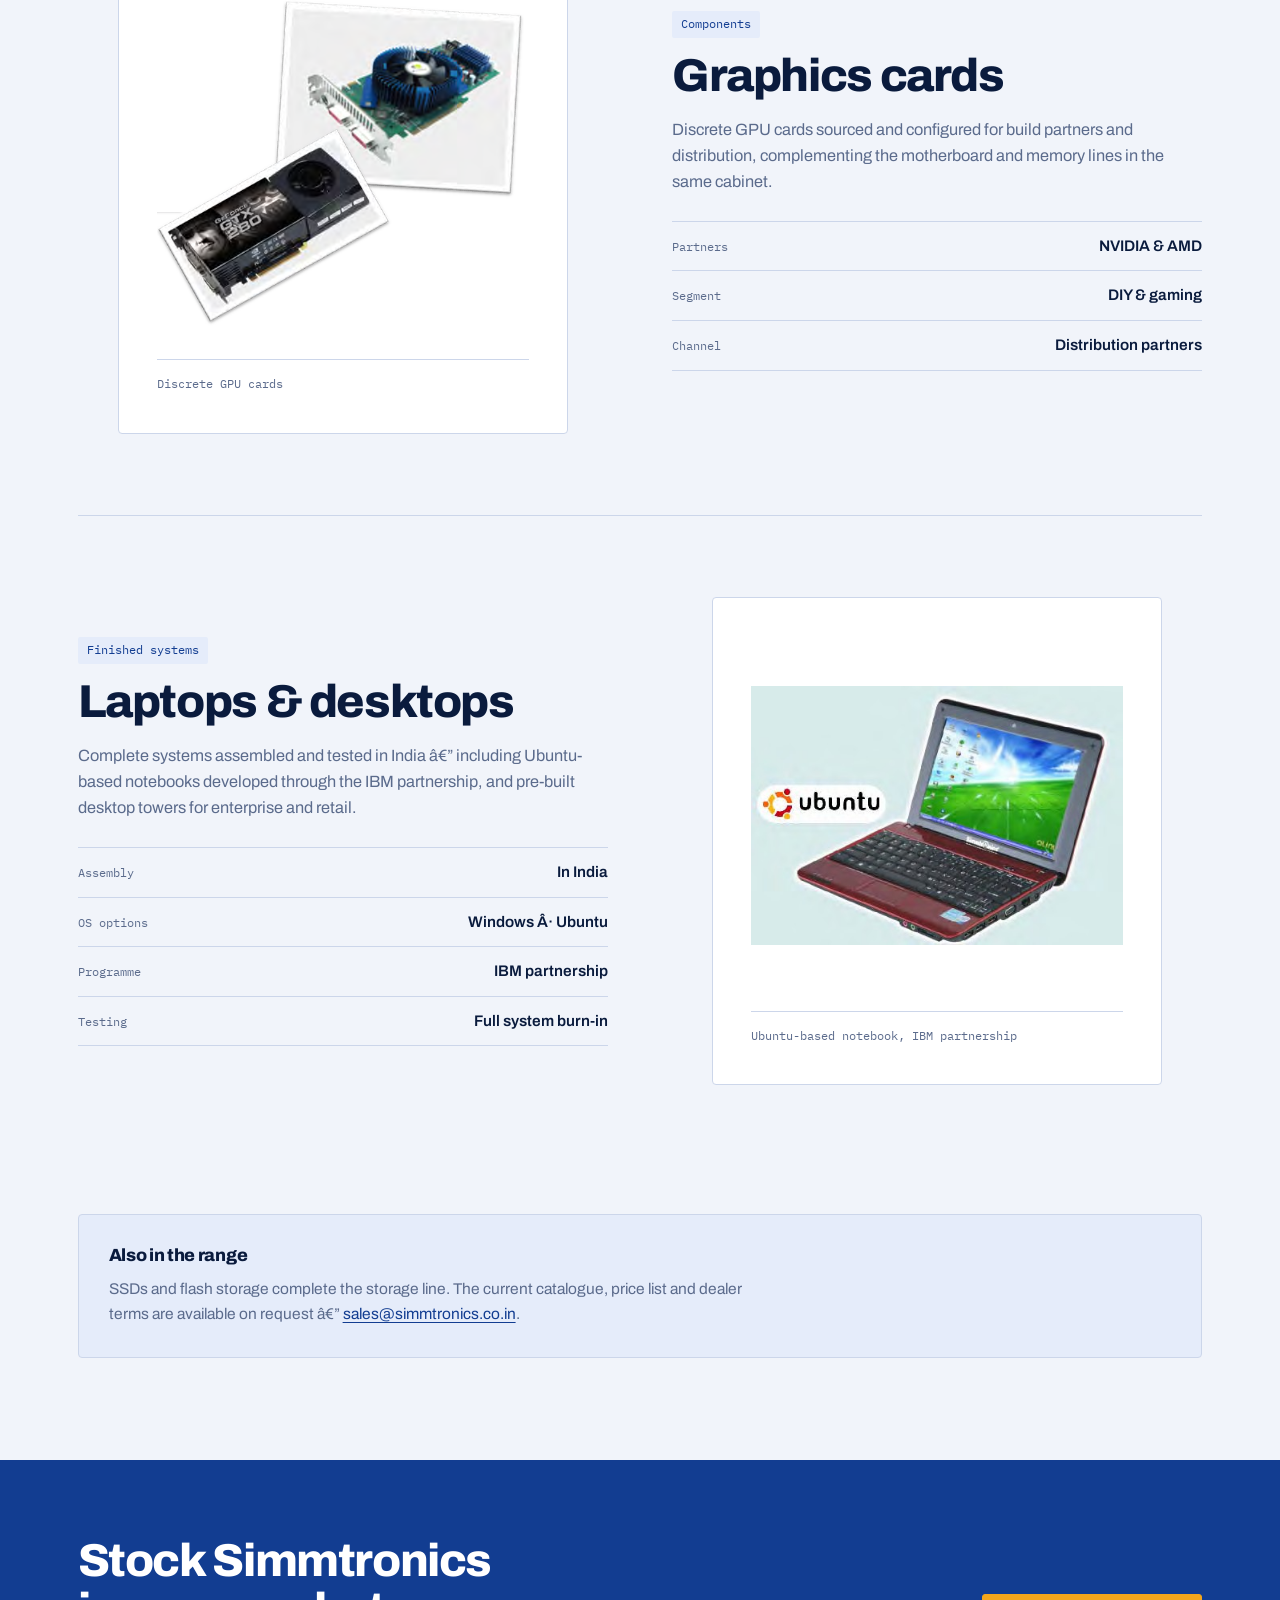
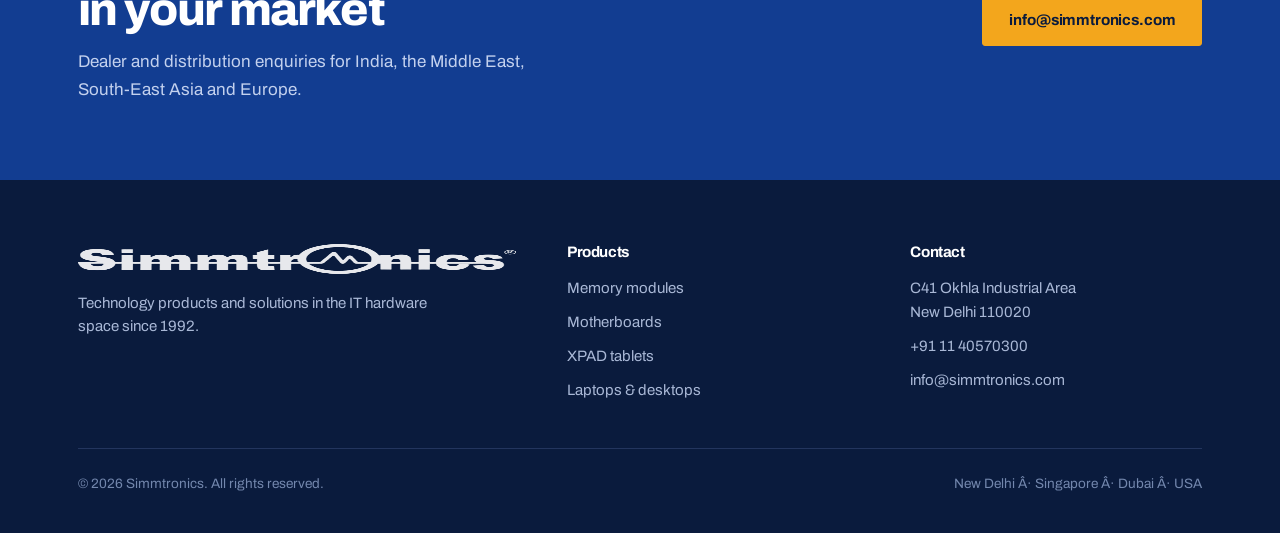
<file: products.html>
<!doctype html>
<html lang="en">
<head>
<meta charset="utf-8">
<meta name="viewport" content="width=device-width, initial-scale=1">
<meta name="robots" content="noindex, nofollow">
<title>Products â€” Memory, Motherboards, Tablets &amp; Systems | Simmtronics</title>
<meta name="description" content="The Simmtronics product range: desktop and laptop memory modules, motherboards, XPAD tablets, smartphones, graphics cards, laptops and desktop systems â€” manufactured in India since 1992.">
<link rel="icon" href="assets/img/simlogo.png">
<meta property="og:type" content="website">
<meta property="og:title" content="Products â€” Simmtronics">
<meta property="og:description" content="Memory modules, motherboards, XPAD tablets, smartphones, graphics cards and complete systems.">
<meta property="og:image" content="assets/img/slide1_img_6.jpg">
<link rel="preconnect" href="https://fonts.googleapis.com">
<link rel="preconnect" href="https://fonts.gstatic.com" crossorigin>
<link href="https://fonts.googleapis.com/css2?family=Archivo:wght@400;500;600;700;800;900&family=IBM+Plex+Mono:wght@400;500&display=swap" rel="stylesheet">
<link rel="stylesheet" href="assets/css/styles.css">
</head>
<body>
<a class="skip" href="#main">Skip to content</a>

<header class="hdr">
  <div class="hdr__in">
    <a class="hdr__logo" href="index.html">
      <img src="assets/img/simlogo.png" alt="Simmtronics" width="727" height="137">
    </a>
    <nav class="nav" aria-label="Primary" data-open="false">
      <a href="products.html" aria-current="page">Products</a>
      <a href="awards.html">Awards</a>
      <a href="index.html#partners">Partners</a>
      <a href="index.html#press">Press</a>
      <a href="index.html#contact">Contact</a>
      <a class="btn" href="index.html#contact">Become a dealer</a>
    </nav>
    <a class="btn hdr__cta" href="index.html#contact">Become a dealer</a>
    <button class="burger" type="button" aria-label="Menu" aria-expanded="false">
      <span></span><span></span><span></span>
    </button>
  </div>
</header>

<main id="main">

  <!-- ============ PAGE HERO ============ -->
  <section class="phero">
    <div class="wrap">
      <h1>The product range</h1>
      <p class="lede">Component-level memory through to finished devices. Everything below is specified, assembled and tested by Simmtronics in New Delhi.</p>
      <div class="phero__meta">
        <span class="chip"><b>6</b> product families</span>
        <span class="chip"><b>JEDEC</b> compliant memory</span>
        <span class="chip"><b>14</b> export markets</span>
        <span class="chip"><b>2,000</b> dealers</span>
      </div>
    </div>
  </section>

  <!-- ============ PRODUCT ROWS ============ -->
  <section class="sec">
    <div class="wrap">
      <div class="prows">

        <section class="prow" id="memory">
          <figure class="prow__ph reveal">
            <img src="assets/img/slide1_img_2.png" alt="Simmtronics desktop and laptop memory modules" width="184" height="185">
            <figcaption>Desktop DIMM and laptop SO-DIMM</figcaption>
          </figure>
          <div class="prow__bd reveal">
            <span class="prod__tag">Core business</span>
            <h2>Memory modules</h2>
            <p class="prose">The product Simmtronics was built on. Desktop and laptop RAM is assembled and burn-in tested to JEDEC specification, then distributed through a network of 2,000 dealers â€” the line that has led the Indian market for two decades.</p>
            <ul class="prow__specs">
              <li><span class="k">Form factors</span><span class="v">DIMM Â· SO-DIMM</span></li>
              <li><span class="k">Standard</span><span class="v">JEDEC</span></li>
              <li><span class="k">Testing</span><span class="v">100% burn-in</span></li>
              <li><span class="k">Position</span><span class="v">No. 1 in India</span></li>
            </ul>
          </div>
        </section>

        <section class="prow prow--flip" id="motherboards">
          <figure class="prow__ph reveal">
            <img src="assets/img/slide1_img_10.png" alt="Simmtronics desktop motherboard" width="295" height="315">
            <figcaption>Desktop board, produced in-house</figcaption>
          </figure>
          <div class="prow__bd reveal">
            <span class="prod__tag">Components</span>
            <h2>Motherboards</h2>
            <p class="prose">Desktop boards manufactured at our own facility and specified for the Indian channel, covering value and mainstream segments for system builders and the DIY trade.</p>
            <ul class="prow__specs">
              <li><span class="k">Form factor</span><span class="v">ATX Â· micro-ATX</span></li>
              <li><span class="k">Platforms</span><span class="v">Intel &amp; AMD</span></li>
              <li><span class="k">Assembly</span><span class="v">New Delhi facility</span></li>
              <li><span class="k">Channel</span><span class="v">Builders &amp; DIY</span></li>
            </ul>
          </div>
        </section>

        <section class="prow" id="tablets">
          <figure class="prow__ph reveal">
            <img src="assets/img/slide1_img_12.jpg" alt="XPAD Turbo Supertab tablet" width="618" height="495">
            <figcaption>XPAD Turbo Supertab</figcaption>
          </figure>
          <div class="prow__bd reveal">
            <span class="prod__tag">XPAD</span>
            <h2>Tablets</h2>
            <p class="prose">The range that moved Simmtronics from components into consumer devices. XPAD reached No. 3 in the world for tablet shipments between 2012 and 2014 and took the Frost &amp; Sullivan Product Leadership award in 2013.</p>
            <ul class="prow__specs">
              <li><span class="k">Brand</span><span class="v">XPAD</span></li>
              <li><span class="k">Ranking</span><span class="v">No. 3 globally, 2012&ndash;2014</span></li>
              <li><span class="k">Award</span><span class="v">Frost &amp; Sullivan, 2013</span></li>
              <li><span class="k">Markets</span><span class="v">India &amp; Gulf</span></li>
            </ul>
          </div>
        </section>

        <section class="prow prow--flip" id="phones">
          <figure class="prow__ph reveal">
            <img src="assets/img/slide1_img_11.jpg" alt="XPAD smartphone" width="510" height="601">
            <figcaption>XPAD handset lineup</figcaption>
          </figure>
          <div class="prow__bd reveal">
            <span class="prod__tag">XPAD</span>
            <h2>Smartphones</h2>
            <p class="prose">A handset lineup built for domestic retail and export channels, sold alongside the tablet range through the same distribution and service network.</p>
            <ul class="prow__specs">
              <li><span class="k">Brand</span><span class="v">XPAD</span></li>
              <li><span class="k">Segment</span><span class="v">Mass retail</span></li>
              <li><span class="k">Markets</span><span class="v">India Â· Middle East</span></li>
              <li><span class="k">Network</span><span class="v">18 offices worldwide</span></li>
            </ul>
          </div>
        </section>

        <section class="prow" id="graphics">
          <figure class="prow__ph reveal">
            <img src="assets/img/slide1_img_5.png" alt="Simmtronics graphics cards" width="511" height="456">
            <figcaption>Discrete GPU cards</figcaption>
          </figure>
          <div class="prow__bd reveal">
            <span class="prod__tag">Components</span>
            <h2>Graphics cards</h2>
            <p class="prose">Discrete GPU cards sourced and configured for build partners and distribution, complementing the motherboard and memory lines in the same cabinet.</p>
            <ul class="prow__specs">
              <li><span class="k">Partners</span><span class="v">NVIDIA &amp; AMD</span></li>
              <li><span class="k">Segment</span><span class="v">DIY &amp; gaming</span></li>
              <li><span class="k">Channel</span><span class="v">Distribution partners</span></li>
            </ul>
          </div>
        </section>

        <section class="prow prow--flip" id="systems">
          <figure class="prow__ph reveal">
            <img src="assets/img/slide1_img_3.jpg" alt="Simmtronics laptop running Ubuntu" width="464" height="323">
            <figcaption>Ubuntu-based notebook, IBM partnership</figcaption>
          </figure>
          <div class="prow__bd reveal">
            <span class="prod__tag">Finished systems</span>
            <h2>Laptops &amp; desktops</h2>
            <p class="prose">Complete systems assembled and tested in India â€” including Ubuntu-based notebooks developed through the IBM partnership, and pre-built desktop towers for enterprise and retail.</p>
            <ul class="prow__specs">
              <li><span class="k">Assembly</span><span class="v">In India</span></li>
              <li><span class="k">OS options</span><span class="v">Windows Â· Ubuntu</span></li>
              <li><span class="k">Programme</span><span class="v">IBM partnership</span></li>
              <li><span class="k">Testing</span><span class="v">Full system burn-in</span></li>
            </ul>
          </div>
        </section>

      </div>

      <div class="note reveal">
        <h3>Also in the range</h3>
        <p>SSDs and flash storage complete the storage line. The current catalogue, price list and dealer terms are available on request â€” <a href="mailto:sales@simmtronics.co.in">sales@simmtronics.co.in</a>.</p>
      </div>
    </div>
  </section>

  <!-- ============ CTA ============ -->
  <section class="cta" id="contact">
    <div class="wrap cta__in">
      <div>
        <h2>Stock Simmtronics in your market</h2>
        <p>Dealer and distribution enquiries for India, the Middle East, South-East Asia and Europe.</p>
      </div>
      <a class="btn" href="mailto:info@simmtronics.com">info@simmtronics.com</a>
    </div>
  </section>

</main>

<footer class="ftr">
  <div class="wrap">
    <div class="ftr__grid">
      <div class="ftr__about">
        <img src="assets/img/simlogo.png" alt="Simmtronics" width="727" height="137">
        <p>Technology products and solutions in the IT hardware space since 1992.</p>
      </div>
      <div>
        <h4>Products</h4>
        <ul>
          <li><a href="products.html#memory">Memory modules</a></li>
          <li><a href="products.html#motherboards">Motherboards</a></li>
          <li><a href="products.html#tablets">XPAD tablets</a></li>
          <li><a href="products.html#systems">Laptops &amp; desktops</a></li>
        </ul>
      </div>
      <div>
        <h4>Contact</h4>
        <ul>
          <li>C41 Okhla Industrial Area<br>New Delhi 110020</li>
          <li><a href="tel:+911140570300">+91 11 40570300</a></li>
          <li><a href="mailto:info@simmtronics.com">info@simmtronics.com</a></li>
        </ul>
      </div>
    </div>
    <div class="ftr__bot">
      <span>&copy; 2026 Simmtronics. All rights reserved.</span>
      <span>New Delhi Â· Singapore Â· Dubai Â· USA</span>
    </div>
  </div>
</footer>

<script src="assets/js/main.js"></script>
</body>
</html>
</file>
<file: assets/css/styles.css>
/* ============================================================
   Simmtronics — "Signal" design system
   Palette derived from the client's own logo:
   navy #123d91 · gold #f3a61c · waveform mark
   ============================================================ */

:root {
  --paper: #f1f4fa;
  --panel: #ffffff;
  --ink: #0a1b3d;
  --brand: #123d91;
  --brand-lo: #e5ecfa;
  --signal: #f3a61c;
  --signal-dk: #b87a05;
  --line: #ccd6ea;
  --line-dk: #9fb0d0;
  --mute: #5b6b8c;

  --pad: clamp(18px, 4.5vw, 64px);
  --sec: clamp(56px, 8vw, 116px);
  --max: 1240px;

  --ff: "Archivo", "Segoe UI", system-ui, -apple-system, sans-serif;
  --fm: "IBM Plex Mono", ui-monospace, "Cascadia Mono", Consolas, monospace;

  --e: cubic-bezier(0.2, 0.7, 0.3, 1);
}

*, *::before, *::after { box-sizing: border-box; }

html { -webkit-text-size-adjust: 100%; scroll-behavior: smooth; }

body {
  margin: 0;
  background: var(--paper);
  color: var(--ink);
  font-family: var(--ff);
  font-size: 17px;
  font-weight: 400;
  line-height: 1.6;
  font-synthesis-weight: none;
  -webkit-font-smoothing: antialiased;
}

img { max-width: 100%; display: block; }
svg { display: block; }

a { color: var(--brand); text-decoration-thickness: 1px; text-underline-offset: 3px; }
a:hover { color: var(--signal-dk); }

:focus-visible {
  outline: 3px solid var(--signal);
  outline-offset: 3px;
  border-radius: 2px;
}

.skip {
  position: absolute; left: 8px; top: -80px; z-index: 200;
  background: var(--ink); color: #fff; padding: 12px 20px;
  font-weight: 700; text-decoration: none; transition: top .18s var(--e);
}
.skip:focus { top: 8px; color: #fff; }

.wrap {
  max-width: var(--max);
  margin-inline: auto;
  padding-inline: var(--pad);
}

/* ---------------- typography ---------------- */

h1, h2, h3, h4 {
  margin: 0;
  font-weight: 800;
  letter-spacing: -0.025em;
  line-height: 1.06;
  text-wrap: balance;
}

h1 { font-size: clamp(2.5rem, 6.2vw, 4.6rem); font-weight: 900; letter-spacing: -0.035em; }
h2 { font-size: clamp(1.85rem, 3.6vw, 2.9rem); letter-spacing: -0.03em; }
h3 { font-size: clamp(1.12rem, 1.7vw, 1.35rem); letter-spacing: -0.018em; line-height: 1.25; }

p { margin: 0; }

.lede {
  font-size: clamp(1.05rem, 1.5vw, 1.24rem);
  line-height: 1.55;
  color: var(--mute);
  max-width: 62ch;
}

.prose { max-width: 68ch; color: var(--mute); }
.prose + .prose { margin-top: 1em; }

.num {
  font-family: var(--fm);
  font-weight: 500;
  font-variant-numeric: tabular-nums;
  letter-spacing: -0.02em;
}

.rule { height: 1px; background: var(--line); border: 0; margin: 0; }

/* ---------------- header ---------------- */

.hdr {
  position: sticky; top: 0; z-index: 100;
  background: rgba(241, 244, 250, 0.92);
  backdrop-filter: blur(10px);
  border-bottom: 1px solid var(--line);
}

.hdr__in {
  max-width: var(--max);
  margin-inline: auto;
  padding: 14px var(--pad);
  display: flex;
  align-items: center;
  gap: clamp(16px, 3vw, 40px);
}

.hdr__logo {
  display: flex; align-items: center; gap: 10px;
  text-decoration: none; color: var(--ink);
  margin-right: auto;
  flex-shrink: 0;
}
.hdr__logo img { height: 30px; width: auto; }
.hdr__logo:hover { color: var(--ink); }

.nav { display: flex; align-items: center; gap: clamp(14px, 2.4vw, 30px); }
.nav a {
  font-size: .95rem; font-weight: 600; color: var(--ink);
  text-decoration: none; padding: 6px 0;
  border-bottom: 2px solid transparent;
  transition: border-color .18s var(--e), color .18s var(--e);
}
.nav a:hover { color: var(--brand); border-bottom-color: var(--signal); }
.nav a[aria-current="page"] { border-bottom-color: var(--brand); }

.btn {
  display: inline-flex; align-items: center; justify-content: center;
  gap: 8px;
  background: var(--brand); color: #fff;
  font-family: inherit; font-size: .95rem; font-weight: 700;
  letter-spacing: -0.01em;
  padding: 13px 26px;
  border: 1.5px solid var(--brand);
  border-radius: 3px;
  text-decoration: none;
  cursor: pointer;
  transition: background .18s var(--e), border-color .18s var(--e), transform .18s var(--e);
}
.btn:hover { background: var(--ink); border-color: var(--ink); color: #fff; transform: translateY(-1px); }
.btn--ghost { background: transparent; color: var(--brand); }
.btn--ghost:hover { background: var(--brand); color: #fff; }
.btn--gold { background: var(--signal); border-color: var(--signal); color: var(--ink); }
.btn--gold:hover { background: var(--signal-dk); border-color: var(--signal-dk); color: #fff; }

.hdr__cta { flex-shrink: 0; }

.burger {
  display: none;
  width: 44px; height: 40px;
  background: transparent; border: 1.5px solid var(--line-dk); border-radius: 3px;
  cursor: pointer; padding: 9px 10px;
  flex-direction: column; justify-content: space-between;
}
.burger span { display: block; height: 2px; background: var(--ink); transition: transform .2s var(--e), opacity .2s var(--e); }
.burger[aria-expanded="true"] span:nth-child(1) { transform: translateY(7px) rotate(45deg); }
.burger[aria-expanded="true"] span:nth-child(2) { opacity: 0; }
.burger[aria-expanded="true"] span:nth-child(3) { transform: translateY(-7px) rotate(-45deg); }

@media (max-width: 880px) {
  .burger { display: flex; }
  .hdr__cta { display: none; }
  .nav {
    position: absolute; left: 0; right: 0; top: 100%;
    flex-direction: column; align-items: stretch; gap: 0;
    background: var(--panel);
    border-bottom: 1px solid var(--line);
    padding: 6px var(--pad) 18px;
    display: none;
  }
  .nav[data-open="true"] { display: flex; }
  .nav a {
    padding: 15px 0;
    border-bottom: 1px solid var(--line);
    font-size: 1.05rem;
  }
  .nav a[aria-current="page"],
  .nav a:hover { border-bottom-color: var(--line); }
  .nav .btn { margin-top: 16px; display: flex; }
}

@media (min-width: 881px) {
  .nav .btn { display: none; }
}

/* ---------------- waveform ---------------- */

.wave { width: 100%; height: clamp(52px, 7vw, 88px); overflow: visible; }
.wave path {
  fill: none;
  stroke: var(--signal);
  stroke-width: 3;
  stroke-linecap: round;
  stroke-linejoin: round;
  vector-effect: non-scaling-stroke;
}
.wave .wave__base { stroke: var(--line-dk); stroke-width: 1.5; }

@media (prefers-reduced-motion: no-preference) {
  .wave--draw path.wave__pulse {
    stroke-dasharray: 2400;
    stroke-dashoffset: 2400;
    animation: draw 2.4s var(--e) .2s forwards;
  }
  @keyframes draw { to { stroke-dashoffset: 0; } }
}

/* ---------------- hero ---------------- */

.hero { padding-top: clamp(40px, 6vw, 84px); padding-bottom: 0; overflow: hidden; }

.hero__grid {
  display: grid;
  grid-template-columns: 1.15fr 1fr;
  gap: clamp(28px, 5vw, 72px);
  align-items: center;
}

.hero__kicker {
  display: inline-flex; align-items: center; gap: 10px;
  font-size: .9rem; font-weight: 700; color: var(--brand);
  margin-bottom: 22px;
}
.hero__kicker::before {
  content: ""; width: 34px; height: 3px; background: var(--signal); flex-shrink: 0;
}

.hero h1 { margin-bottom: 24px; }
.hero h1 em { font-style: normal; color: var(--brand); }
.hero .lede { margin-bottom: 34px; }

.hero__acts { display: flex; flex-wrap: wrap; gap: 14px; }

.hero__fig {
  position: relative;
  background: var(--panel);
  border: 1px solid var(--line);
  border-radius: 4px;
  padding: clamp(16px, 2.6vw, 34px);
}
.hero__fig img {
  width: 100%; height: clamp(240px, 30vw, 380px);
  object-fit: contain;
}
.hero__fig figcaption {
  margin-top: 16px; padding-top: 14px;
  border-top: 1px solid var(--line);
  font-family: var(--fm); font-size: .8rem; color: var(--mute);
  display: flex; justify-content: space-between; gap: 12px; flex-wrap: wrap;
}

.hero__wave { margin-top: clamp(36px, 5vw, 68px); }

@media (max-width: 900px) {
  .hero__grid { grid-template-columns: 1fr; }
  .hero__fig { order: -1; }
  .hero__fig img { height: 230px; }
}

/* ---------------- stat band ---------------- */

.stats {
  background: var(--ink);
  color: #fff;
  padding: clamp(34px, 4.5vw, 54px) 0;
}
.stats__grid {
  display: grid;
  grid-template-columns: repeat(4, 1fr);
  gap: clamp(20px, 3vw, 40px);
}
.stat { border-left: 3px solid var(--signal); padding-left: 18px; }
.stat__n {
  display: block;
  font-family: var(--fm); font-weight: 500;
  font-size: clamp(1.75rem, 3.4vw, 2.7rem);
  line-height: 1; color: #fff;
  letter-spacing: -0.04em;
  margin-bottom: 9px;
}
.stat__l { font-size: .89rem; color: #a9b8d6; line-height: 1.4; }
/* mono glyphs are full-width; pull the comma back so "2,000" reads as one number */
.stat__n .cma { margin-left: -.32em; margin-right: -.14em; }

@media (max-width: 760px) {
  .stats__grid { grid-template-columns: repeat(2, 1fr); gap: 26px; }
}

/* ---------------- generic section ---------------- */

.sec { padding-block: var(--sec); }
.sec--tight { padding-block: clamp(40px, 5vw, 72px); }
.sec--panel { background: var(--panel); }
.sec--ink { background: var(--ink); color: #fff; }

.sec__head {
  display: flex; align-items: flex-end; justify-content: space-between;
  gap: clamp(20px, 4vw, 48px);
  margin-bottom: clamp(32px, 4vw, 56px);
  flex-wrap: wrap;
}
.sec__head > div:first-child { max-width: 60ch; }
.sec__head h2 + p { margin-top: 16px; }
.sec--ink .lede { color: #a9b8d6; }
.sec--ink .link { color: var(--signal); }
.sec--ink .link:hover { color: #fff; }

.link {
  font-weight: 700; font-size: .97rem;
  color: var(--brand); text-decoration: none;
  border-bottom: 2px solid var(--signal);
  padding-bottom: 3px;
  white-space: nowrap;
  transition: color .18s var(--e);
}
.link:hover { color: var(--signal-dk); }

/* ---------------- products ---------------- */

.prod {
  display: grid;
  grid-template-columns: repeat(6, 1fr);
  gap: clamp(10px, 1.4vw, 18px);
}
.prod__item {
  grid-column: span 2;
  background: var(--panel);
  border: 1px solid var(--line);
  border-radius: 4px;
  overflow: hidden;
  display: flex; flex-direction: column;
  text-decoration: none; color: var(--ink);
  transition: border-color .2s var(--e), transform .2s var(--e);
}
.prod__item:hover { border-color: var(--brand); transform: translateY(-3px); color: var(--ink); }
.prod__item--a, .prod__item--b { grid-column: span 3; }
.prod__item--f { grid-column: span 6; }

.prod__ph {
  background: #fff;
  padding: clamp(14px, 1.8vw, 24px);
  height: clamp(170px, 20vw, 236px);
  display: flex; align-items: center; justify-content: center;
  border-bottom: 1px solid var(--line);
}
.prod__ph img { width: 100%; height: 100%; object-fit: contain; }

/* full-width card reads as an editorial feature, not an orphan grid cell */
.prod__item--f { flex-direction: row; align-items: stretch; }
.prod__item--f .prod__ph {
  width: min(44%, 440px);
  height: clamp(230px, 26vw, 320px);
  flex-shrink: 0;
  border-bottom: 0;
  border-right: 1px solid var(--line);
}
.prod__item--f .prod__body {
  flex: 1;
  display: flex; flex-direction: column; justify-content: center;
  padding: clamp(26px, 3.2vw, 48px) clamp(24px, 3.2vw, 52px);
}
.prod__item--f .prod__body p { max-width: 52ch; font-size: 1.02rem; }

.prod__body { padding: 20px clamp(16px, 2vw, 24px) 24px; }
.prod__body h3 { margin-bottom: 9px; }
.prod__body p { font-size: .95rem; color: var(--mute); line-height: 1.5; }

.prod__tag {
  display: inline-block;
  font-family: var(--fm); font-size: .74rem;
  color: var(--brand); background: var(--brand-lo);
  padding: 4px 9px; border-radius: 2px;
  margin-bottom: 12px;
}

@media (max-width: 900px) {
  .prod { grid-template-columns: repeat(2, 1fr); }
  .prod__item, .prod__item--a, .prod__item--f { grid-column: span 1; }
  .prod__item--f { flex-direction: column; }
  .prod__item--f .prod__ph {
    width: 100%;
    height: clamp(180px, 24vw, 260px);
    border-right: 0;
    border-bottom: 1px solid var(--line);
  }
  .prod__item--f .prod__body { padding: 20px clamp(16px, 2vw, 24px) 24px; }
}
@media (max-width: 560px) {
  .prod { grid-template-columns: 1fr; }
}

/* ---------------- product detail rows ---------------- */

.prow {
  display: grid;
  grid-template-columns: 1fr 1fr;
  gap: clamp(28px, 5vw, 76px);
  align-items: center;
  padding-block: clamp(42px, 5vw, 76px);
  border-top: 1px solid var(--line);
  scroll-margin-top: 78px;
}
.prows .prow:first-child { border-top: 0; padding-top: 0; }
.prow--flip .prow__ph { order: 2; }

.prow__ph {
  background: var(--panel);
  border: 1px solid var(--line);
  border-radius: 4px;
  padding: clamp(20px, 3vw, 42px);
}
.prow__ph img {
  width: 100%;
  height: clamp(230px, 28vw, 360px);
  object-fit: contain;
}
.prow__ph figcaption {
  margin-top: 16px; padding-top: 14px;
  border-top: 1px solid var(--line);
  font-family: var(--fm); font-size: .78rem; color: var(--mute);
}

.prow__bd .prod__tag { margin-bottom: 14px; }
.prow__bd h2 { margin-bottom: 16px; }
.prow__bd .prose { font-size: 1.02rem; }

.prow__specs {
  list-style: none; margin: 26px 0 0; padding: 0;
  border-top: 1px solid var(--line);
}
.prow__specs li {
  display: flex; justify-content: space-between;
  align-items: baseline; gap: clamp(14px, 3vw, 34px);
  padding: 12px 0;
  border-bottom: 1px solid var(--line);
  font-size: .96rem;
}
.prow__specs .k {
  font-family: var(--fm); font-size: .78rem;
  color: var(--mute); flex-shrink: 0;
}
.prow__specs .v { font-weight: 600; text-align: right; }

@media (max-width: 860px) {
  .prow { grid-template-columns: 1fr; gap: 26px; }
  .prow--flip .prow__ph { order: 0; }
}

/* ---------------- awards (home teaser) ---------------- */

.tl { list-style: none; margin: 0; padding: 0; position: relative; }

.tl::before {
  content: "";
  position: absolute; left: 7px; top: 8px; bottom: 8px;
  width: 2px; background: var(--line);
}
.sec--ink .tl::before { background: #2c3f6b; }

.tl__item {
  position: relative;
  padding: 0 0 clamp(26px, 3vw, 38px) clamp(40px, 5vw, 62px);
}
.tl__item:last-child { padding-bottom: 0; }

.tl__item::before {
  content: "";
  position: absolute; left: 0; top: 7px;
  width: 16px; height: 16px;
  border-radius: 50%;
  background: var(--signal);
  box-shadow: 0 0 0 4px var(--paper);
}
.sec--ink .tl__item::before { box-shadow: 0 0 0 4px var(--ink); }
.sec--panel .tl__item::before { box-shadow: 0 0 0 4px var(--panel); }

.tl__year {
  display: block;
  font-family: var(--fm); font-weight: 500;
  font-size: .84rem; color: var(--signal-dk);
  margin-bottom: 5px; letter-spacing: -0.01em;
}
.sec--ink .tl__year { color: var(--signal); }

.tl__item h3 { margin-bottom: 6px; }
.tl__item p { font-size: .96rem; color: var(--mute); max-width: 60ch; }
.sec--ink .tl__item p { color: #a9b8d6; }
.sec--ink .tl__item h3 { color: #fff; }

/* ---------------- associations ---------------- */

.assoc { display: grid; gap: clamp(28px, 4vw, 52px); }

.assoc__grp h3 {
  font-size: .93rem; font-weight: 700;
  color: var(--mute);
  padding-bottom: 12px; margin-bottom: 20px;
  border-bottom: 1px solid var(--line);
}

.assoc__row {
  display: flex; flex-wrap: wrap;
  align-items: center;
  gap: clamp(22px, 4vw, 54px);
}
.assoc__row img {
  height: 38px; width: auto; max-width: 156px;
  object-fit: contain;
  filter: grayscale(1) opacity(.66);
  transition: filter .25s var(--e);
}
.assoc__row img:hover { filter: grayscale(0) opacity(1); }

/* ---------------- press ---------------- */

.press {
  display: grid;
  grid-template-columns: repeat(3, 1fr);
  gap: clamp(16px, 2.4vw, 28px);
}
.clip {
  background: var(--panel);
  border: 1px solid var(--line);
  border-radius: 4px;
  overflow: hidden;
  display: flex; flex-direction: column;
}
.clip__ph {
  background: #fff;
  padding: 18px;
  height: clamp(180px, 20vw, 250px);
  display: flex; align-items: center; justify-content: center;
  border-bottom: 1px solid var(--line);
  overflow: hidden;
}
.clip__ph img { max-height: 100%; width: auto; object-fit: contain; }
.clip__ph--fill { padding: 0; }
.clip__ph--fill img { max-height: 100%; max-width: 100%; width: 100%; height: 100%; object-fit: cover; object-position: top; }
.clip__body { padding: 18px 20px 22px; }
.clip__src {
  font-family: var(--fm); font-size: .76rem;
  color: var(--brand); margin-bottom: 8px; display: block;
}
.clip__body h3 { font-size: 1.05rem; margin-bottom: 7px; }
.clip__body p { font-size: .92rem; color: var(--mute); }

.press__logos {
  margin-top: clamp(28px, 4vw, 44px);
  padding-top: clamp(24px, 3vw, 34px);
  border-top: 1px solid var(--line);
  display: flex; flex-wrap: wrap;
  align-items: center; gap: clamp(24px, 5vw, 60px);
}
.press__logos img { height: 30px; width: auto; object-fit: contain; filter: grayscale(1) opacity(.55); transition: filter .25s var(--e); }
.press__logos img:hover { filter: grayscale(0) opacity(1); }

@media (max-width: 880px) { .press { grid-template-columns: 1fr; } }

/* ---------------- CTA band ---------------- */

.cta {
  background: var(--brand);
  color: #fff;
  padding-block: clamp(46px, 6vw, 84px);
}
.cta__in {
  display: flex; align-items: center; justify-content: space-between;
  gap: clamp(24px, 4vw, 56px); flex-wrap: wrap;
}
.cta h2 { color: #fff; max-width: 20ch; }
.cta p { color: #c3d1ee; margin-top: 14px; max-width: 46ch; }
.cta .btn { background: var(--signal); border-color: var(--signal); color: var(--ink); }
.cta .btn:hover { background: #fff; border-color: #fff; color: var(--ink); }

/* ---------------- footer ---------------- */

.ftr {
  background: var(--ink); color: #a9b8d6;
  padding-block: clamp(44px, 5vw, 72px) clamp(28px, 3vw, 40px);
  font-size: .94rem;
}
.ftr__grid {
  display: grid;
  grid-template-columns: 1.5fr 1fr 1fr;
  gap: clamp(28px, 4vw, 56px);
  padding-bottom: clamp(30px, 4vw, 46px);
  border-bottom: 1px solid #23355e;
}
.ftr h4 { color: #fff; font-size: .95rem; margin-bottom: 16px; font-weight: 700; }
.ftr a { color: #a9b8d6; text-decoration: none; }
.ftr a:hover { color: var(--signal); }
.ftr ul { list-style: none; margin: 0; padding: 0; display: grid; gap: 10px; }
.ftr__about p { margin-top: 18px; max-width: 40ch; line-height: 1.55; }
.ftr__about img { height: 30px; filter: brightness(0) invert(1); opacity: .9; }
.ftr__bot {
  padding-top: 24px;
  display: flex; justify-content: space-between; gap: 16px; flex-wrap: wrap;
  font-size: .85rem; color: #7387ad;
}
@media (max-width: 780px) { .ftr__grid { grid-template-columns: 1fr; } }

/* ---------------- page hero (sub pages) ---------------- */

.phero {
  padding-block: clamp(40px, 5.5vw, 76px) clamp(28px, 4vw, 48px);
  border-bottom: 1px solid var(--line);
}
.phero h1 { margin-bottom: 20px; }
.phero__meta {
  margin-top: 26px;
  display: flex; flex-wrap: wrap; gap: 10px;
}
.chip {
  font-family: var(--fm); font-size: .8rem;
  background: var(--panel); border: 1px solid var(--line);
  padding: 7px 13px; border-radius: 3px; color: var(--mute);
}
.chip b { color: var(--brand); font-weight: 600; }

/* ---------------- oscilloscope banner ---------------- */

.scope {
  background: var(--ink);
  padding-block: clamp(34px, 4.5vw, 60px);
  overflow: hidden;
}
.scope__label {
  display: flex; justify-content: space-between; gap: 16px; flex-wrap: wrap;
  font-family: var(--fm); font-size: .78rem; color: #7387ad;
  margin-bottom: 18px;
}
.scope .wave { height: clamp(70px, 10vw, 132px); }
.scope .wave path { stroke: var(--signal); }
.scope .wave .wave__base { stroke: #24375f; }
.scope .wave .wave__pulse { stroke-width: 3.5; }

/* live scope trace: three tiled copies slide left on a 600-unit loop */
@media (prefers-reduced-motion: no-preference) {
  .wave--scroll .wave__scroll { animation: trace 7s linear infinite; }
  @keyframes trace { to { transform: translateX(-600px); } }
}

/* ---------------- year jump bar ---------------- */

.jump {
  display: flex; flex-wrap: wrap; gap: 8px;
  padding-block: clamp(20px, 2.6vw, 30px);
  border-bottom: 1px solid var(--line);
}
.jump a {
  font-family: var(--fm); font-size: .82rem;
  color: var(--mute); text-decoration: none;
  background: var(--panel); border: 1px solid var(--line);
  padding: 7px 13px; border-radius: 3px;
  transition: background .18s var(--e), color .18s var(--e), border-color .18s var(--e);
}
.jump a:hover { background: var(--brand); border-color: var(--brand); color: #fff; }

/* ---------------- awards page ---------------- */

.awd { list-style: none; margin: 0; padding: 0; }

.awd__year {
  display: grid;
  grid-template-columns: clamp(76px, 9vw, 132px) 1fr;
  gap: clamp(18px, 3vw, 40px);
  padding-block: clamp(24px, 3vw, 36px);
  border-top: 1px solid var(--line);
  position: relative;
  scroll-margin-top: 78px;
}
.awd__year:last-child { border-bottom: 1px solid var(--line); }

.awd__y {
  font-family: var(--fm); font-weight: 500;
  font-size: clamp(1.5rem, 3vw, 2.3rem);
  color: var(--brand); line-height: 1;
  letter-spacing: -0.04em;
  position: sticky; top: 76px;
  align-self: start;
}
.awd__y small {
  display: block; font-size: .72rem; color: var(--mute);
  letter-spacing: 0; margin-top: 7px; font-weight: 500;
}

.awd__list { display: grid; gap: clamp(18px, 2.4vw, 26px); }

.awd__card {
  background: var(--panel);
  border: 1px solid var(--line);
  border-left: 3px solid var(--signal);
  border-radius: 0 4px 4px 0;
  padding: clamp(18px, 2.2vw, 26px) clamp(18px, 2.4vw, 30px);
  transition: border-color .2s var(--e), transform .2s var(--e);
}
.awd__card:hover { transform: translateX(3px); border-left-color: var(--brand); }

.awd__card h3 { margin-bottom: 8px; }
.awd__card p { font-size: .96rem; color: var(--mute); max-width: 68ch; }
.awd__by {
  display: inline-block; margin-top: 13px;
  font-family: var(--fm); font-size: .77rem;
  color: var(--brand); background: var(--brand-lo);
  padding: 5px 11px; border-radius: 2px;
}

.note {
  background: var(--brand-lo);
  border: 1px solid var(--line);
  border-radius: 4px;
  padding: clamp(20px, 2.6vw, 30px);
  margin-top: clamp(30px, 4vw, 48px);
}
.note h3 { margin-bottom: 10px; font-size: 1.1rem; }
.note p { color: var(--mute); font-size: .97rem; max-width: 74ch; }

@media (max-width: 700px) {
  .awd__year { grid-template-columns: 1fr; gap: 16px; }
  .awd__y { position: static; }
}

/* ---------------- ranking strip ---------------- */

.rank {
  display: grid; grid-template-columns: repeat(3, 1fr);
  gap: clamp(14px, 2vw, 24px);
}
.rank__i {
  background: var(--panel); border: 1px solid var(--line);
  border-radius: 4px; padding: clamp(20px, 2.6vw, 30px);
}
.rank__n {
  font-family: var(--fm); font-weight: 500;
  font-size: clamp(2.1rem, 4vw, 3.1rem); line-height: 1;
  color: var(--brand); letter-spacing: -0.05em;
  display: block; margin-bottom: 12px;
}
.rank__i h3 { font-size: 1.03rem; margin-bottom: 7px; }
.rank__i p { font-size: .92rem; color: var(--mute); }
@media (max-width: 780px) { .rank { grid-template-columns: 1fr; } }

/* ---------------- motion ---------------- */

@media (prefers-reduced-motion: no-preference) {
  .reveal { opacity: 0; transform: translateY(18px); transition: opacity .6s var(--e), transform .6s var(--e); }
  .reveal.in { opacity: 1; transform: none; }
}

@media (prefers-reduced-motion: reduce) {
  html { scroll-behavior: auto; }
  *, *::before, *::after { animation-duration: .01ms !important; transition-duration: .01ms !important; }
}
</file>
